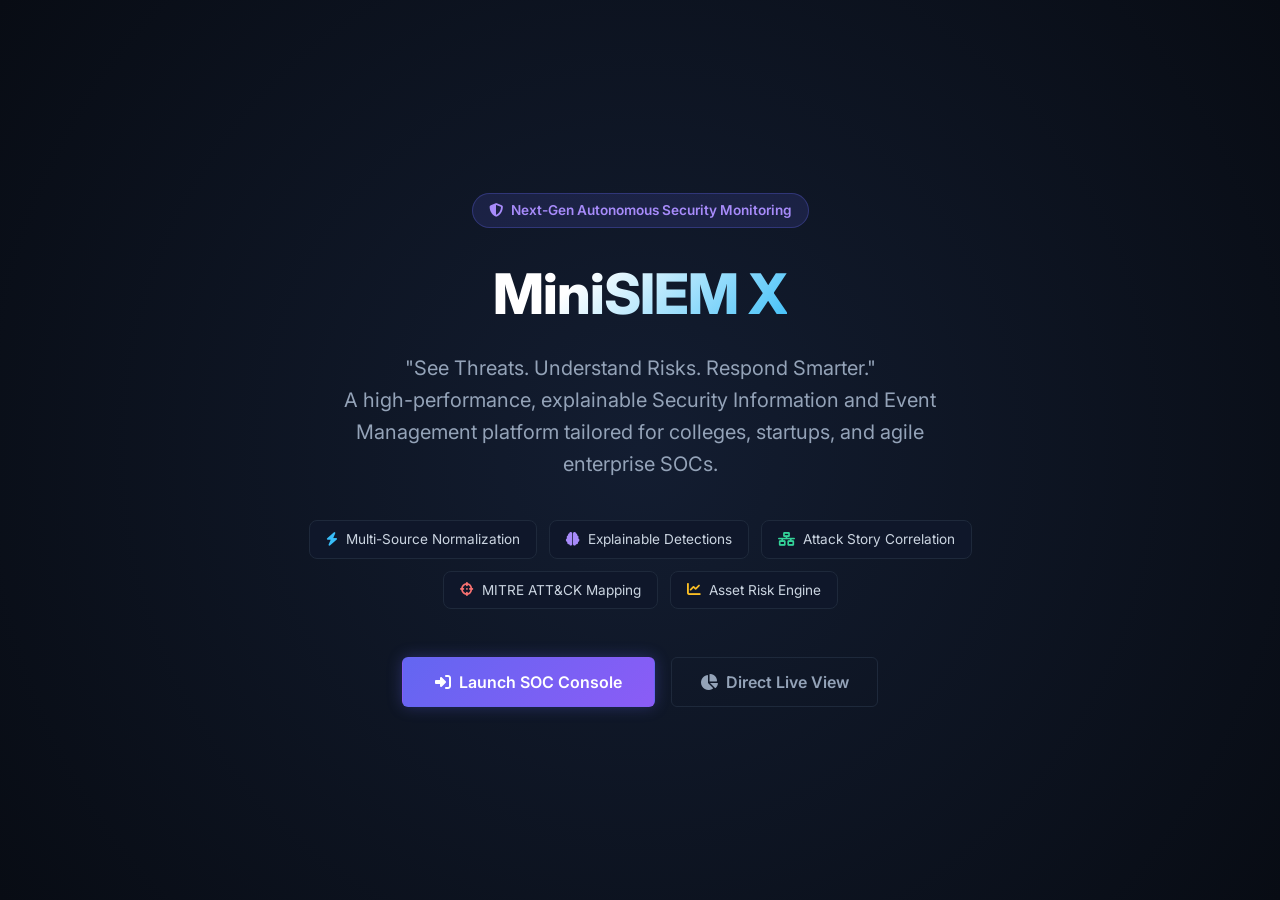
<file: frontend/html/index.html>
<!DOCTYPE html>
<html lang="en">
<head>
  <meta charset="UTF-8">
  <meta name="viewport" content="width=device-width, initial-scale=1.0">
  <title>MiniSIEM X | Intelligent Security Monitoring</title>
  <link rel="stylesheet" href="../css/global.css">
  <link rel="stylesheet" href="https://cdnjs.cloudflare.com/ajax/libs/font-awesome/6.5.1/css/all.min.css">
  <link href="https://fonts.googleapis.com/css2?family=Inter:wght@400;500;600;700&family=JetBrains+Mono:wght@400;600&display=swap" rel="stylesheet">
  <style>
    .hero-container {
      display: flex;
      flex-direction: column;
      align-items: center;
      justify-content: center;
      min-height: 100vh;
      text-align: center;
      padding: 2rem;
      background: radial-gradient(circle at center, #131d31 0%, #080c14 100%);
    }
    .hero-badge {
      display: inline-flex;
      align-items: center;
      gap: 0.5rem;
      background: rgba(99, 102, 241, 0.15);
      border: 1px solid rgba(99, 102, 241, 0.3);
      padding: 0.4rem 1rem;
      border-radius: 9999px;
      color: #a78bfa;
      font-size: 0.85rem;
      font-weight: 600;
      margin-bottom: 1.5rem;
    }
    .hero-title {
      font-size: 3.5rem;
      font-weight: 800;
      letter-spacing: -1px;
      margin-bottom: 1rem;
      background: linear-gradient(135deg, #ffffff 30%, #38bdf8 100%);
      -webkit-background-clip: text;
      -webkit-text-fill-color: transparent;
    }
    .hero-tagline {
      font-size: 1.25rem;
      color: #94a3b8;
      max-width: 650px;
      margin-bottom: 2.5rem;
      line-height: 1.6;
    }
    .feature-pills {
      display: flex;
      flex-wrap: wrap;
      justify-content: center;
      gap: 0.75rem;
      max-width: 750px;
      margin-bottom: 3rem;
    }
    .feature-pill {
      background: #0f172a;
      border: 1px solid #1e293b;
      padding: 0.5rem 1rem;
      border-radius: 8px;
      font-size: 0.85rem;
      color: #cbd5e1;
      display: flex;
      align-items: center;
      gap: 0.5rem;
    }
  </style>
</head>
<body>
  <div class="hero-container">
    <div class="hero-badge">
      <i class="fa-solid fa-shield-halved"></i> Next-Gen Autonomous Security Monitoring
    </div>
    <h1 class="hero-title">MiniSIEM X</h1>
    <p class="hero-tagline">
      "See Threats. Understand Risks. Respond Smarter."<br>
      A high-performance, explainable Security Information and Event Management platform tailored for colleges, startups, and agile enterprise SOCs.
    </p>

    <div class="feature-pills">
      <div class="feature-pill"><i class="fa-solid fa-bolt" style="color:#38bdf8;"></i> Multi-Source Normalization</div>
      <div class="feature-pill"><i class="fa-solid fa-brain" style="color:#a78bfa;"></i> Explainable Detections</div>
      <div class="feature-pill"><i class="fa-solid fa-network-wired" style="color:#34d399;"></i> Attack Story Correlation</div>
      <div class="feature-pill"><i class="fa-solid fa-crosshairs" style="color:#f87171;"></i> MITRE ATT&CK Mapping</div>
      <div class="feature-pill"><i class="fa-solid fa-chart-line" style="color:#fbbf24;"></i> Asset Risk Engine</div>
    </div>

    <div style="display:flex;gap:1rem;">
      <a href="login.html" class="btn btn-primary" style="padding:0.75rem 2rem;font-size:1rem;">
        <i class="fa-solid fa-right-to-bracket"></i> Launch SOC Console
      </a>
      <a href="dashboard.html" class="btn btn-outline" style="padding:0.75rem 1.75rem;font-size:1rem;">
        <i class="fa-solid fa-chart-pie"></i> Direct Live View
      </a>
    </div>
  </div>
</body>
</html>
</file>
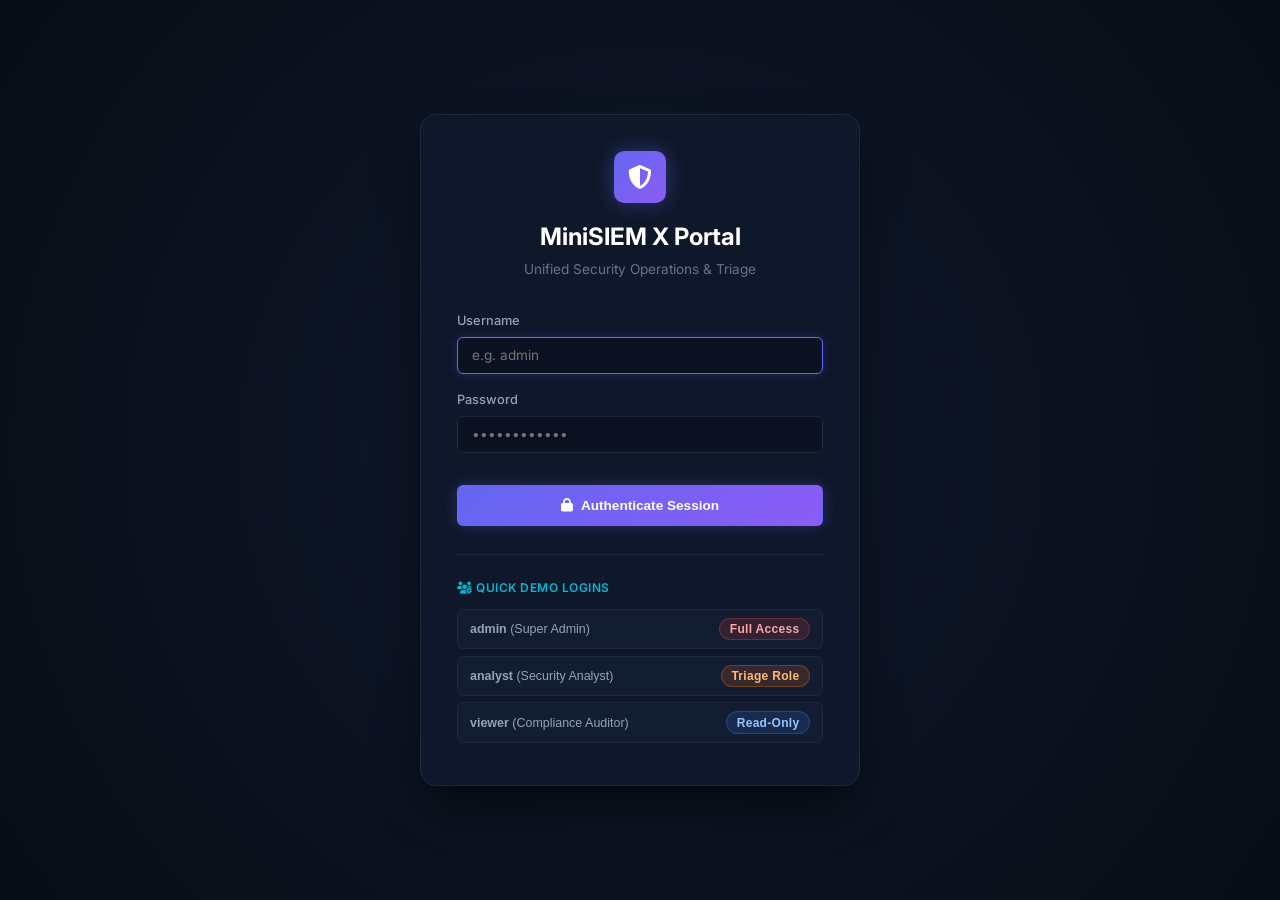
<file: frontend/html/alerts.html>
<!DOCTYPE html>
<html lang="en">
<head>
  <meta charset="UTF-8">
  <meta name="viewport" content="width=device-width, initial-scale=1.0">
  <title>Threat Alerts & Triage | MiniSIEM X</title>
  <link rel="stylesheet" href="../css/global.css">
  <link rel="stylesheet" href="../css/alerts.css">
  <link rel="stylesheet" href="https://cdnjs.cloudflare.com/ajax/libs/font-awesome/6.5.1/css/all.min.css">
  <link href="https://fonts.googleapis.com/css2?family=Inter:wght@400;500;600;700&family=JetBrains+Mono:wght@400;600&display=swap" rel="stylesheet">
</head>
<body>
  <div class="app-layout">
    <!-- Sidebar -->
    <aside class="sidebar">
      <div class="sidebar-header">
        <div class="sidebar-logo-icon"><i class="fa-solid fa-shield-halved"></i></div>
        <div>
          <div class="sidebar-title">MiniSIEM X</div>
          <div class="sidebar-tagline">SOC Intelligence</div>
        </div>
      </div>
      <nav class="sidebar-nav">
        <div class="nav-category">Monitoring</div>
        <a href="dashboard.html" class="nav-link"><i class="fa-solid fa-chart-pie"></i> Overview</a>
        <a href="live-logs.html" class="nav-link"><i class="fa-solid fa-stream"></i> Live Log Monitoring</a>
        <a href="alerts.html" class="nav-link active"><i class="fa-solid fa-triangle-exclamation"></i> Threat Alerts</a>
        <a href="incidents.html" class="nav-link"><i class="fa-solid fa-fire-flame-curved"></i> Incident Management</a>

        <div class="nav-category">Environment</div>
        <a href="sources.html" class="nav-link"><i class="fa-solid fa-server"></i> Log Sources</a>
        <a href="assets.html" class="nav-link"><i class="fa-solid fa-network-wired"></i> Asset Inventory</a>
        <a href="detection-rules.html" class="nav-link"><i class="fa-solid fa-code-branch"></i> Detection Rules</a>
        <a href="threat-intelligence.html" class="nav-link"><i class="fa-solid fa-user-secret"></i> Threat Intelligence</a>

        <div class="nav-category">Analytics & Admin</div>
        <a href="reports.html" class="nav-link"><i class="fa-solid fa-file-shield"></i> Security Reports</a>
        <a href="settings.html" class="nav-link"><i class="fa-solid fa-gear"></i> Settings</a>
      </nav>
      <div class="sidebar-footer">
        <div>Engine v1.0.0-PROD</div>
        <div style="color:var(--severity-success);margin-top:2px;">● Online & Streaming</div>
      </div>
    </aside>

    <div class="main-wrapper">
      <header class="topbar">
        <div class="topbar-left">
          <h1 class="page-title">Threat Alerts & Detection Triage</h1>
        </div>
        <div class="topbar-right">
          <div id="topbar-user-badge" class="badge badge-info">
            <i class="fa-solid fa-user-shield"></i> Analyst
          </div>
          <button class="btn btn-outline" style="padding:0.4rem 0.75rem;" onclick="handleLogout()">
            <i class="fa-solid fa-power-off"></i>
          </button>
        </div>
      </header>

      <main class="content-container">
        <!-- Filter Toolbar -->
        <div class="card" style="margin-bottom:1.25rem;padding:1rem;">
          <div style="display:flex;flex-wrap:wrap;gap:1rem;justify-content:space-between;align-items:center;">
            <div style="display:flex;flex-wrap:wrap;gap:0.75rem;align-items:center;">
              <input type="text" id="alert-search" class="form-input" style="width:240px;" placeholder="Search IP, user, rule...">

              <select id="alert-status-filter" class="form-select" style="width:150px;">
                <option value="">All Statuses</option>
                <option value="OPEN">Open</option>
                <option value="INVESTIGATING">Investigating</option>
                <option value="RESOLVED">Resolved</option>
                <option value="FALSE_POSITIVE">False Positive</option>
              </select>

              <select id="alert-severity-filter" class="form-select" style="width:150px;">
                <option value="">All Severities</option>
                <option value="CRITICAL">Critical</option>
                <option value="HIGH">High</option>
                <option value="MEDIUM">Medium</option>
                <option value="LOW">Low</option>
              </select>
            </div>

            <button class="btn btn-outline" onclick="loadAlerts()">
              <i class="fa-solid fa-rotate"></i> Refresh Alerts
            </button>
          </div>
        </div>

        <!-- Alerts Table -->
        <div class="card" style="padding:0;overflow:hidden;">
          <div class="table-responsive">
            <table class="siem-table">
              <thead>
                <tr>
                  <th>Alert ID</th>
                  <th>Alert Title</th>
                  <th>Origin</th>
                  <th>Severity</th>
                  <th>Status</th>
                  <th>Source IP</th>
                  <th>Target User</th>
                  <th>MITRE ID</th>
                  <th>Action</th>
                </tr>
              </thead>
              <tbody id="alerts-table-body">
                <!-- Dynamically populated -->
              </tbody>
            </table>
          </div>
        </div>
      </main>
    </div>
  </div>

  <!-- Explainable Alert Detail Drawer -->
  <aside id="alert-detail-drawer" class="alert-drawer">
    <div class="drawer-header">
      <div>
        <div id="drawer-alert-id" class="mono" style="font-size:0.75rem;color:var(--accent-cyan);">#ALT-000</div>
        <h2 id="drawer-alert-title" style="font-size:1.1rem;font-weight:700;color:#fff;margin-top:2px;">Alert Title</h2>
      </div>
      <button class="btn btn-outline" style="padding:0.2rem 0.5rem;" onclick="closeAlertDrawer()">&times;</button>
    </div>

    <div class="drawer-body">
      <!-- Quick Status Strip -->
      <div style="display:flex;gap:0.75rem;align-items:center;flex-wrap:wrap;">
        <div id="drawer-alert-origin"></div>
        <div id="drawer-alert-severity"></div>
        <div id="drawer-alert-status"></div>
        <div class="mono" id="drawer-alert-time" style="font-size:0.75rem;color:var(--text-muted);margin-left:auto;"></div>
      </div>

      <!-- Telemetry Context Grid -->
      <div class="drawer-section" style="display:grid;grid-template-columns:1fr 1fr;gap:0.75rem;font-size:0.8rem;">
        <div><strong>Source IP:</strong> <span class="mono" id="drawer-alert-ip" style="color:#38bdf8;"></span></div>
        <div><strong>Target User:</strong> <span id="drawer-alert-user" style="color:#cbd5e1;"></span></div>
        <div><strong>Affected Asset:</strong> <span id="drawer-alert-asset" style="color:#cbd5e1;"></span></div>
        <div><strong>Rule:</strong> <span id="drawer-alert-rule" style="color:#cbd5e1;"></span></div>
      </div>

      <!-- MITRE ATT&CK Mapping Section -->
      <div class="drawer-section">
        <div class="drawer-section-title"><i class="fa-solid fa-crosshairs"></i> MITRE ATT&CK Framework Mapping</div>
        <div style="display:flex;gap:0.75rem;align-items:center;margin-top:0.4rem;">
          <span class="badge badge-primary" id="drawer-mitre-tech">T1110</span>
          <span class="badge badge-info" id="drawer-mitre-tactic">Credential Access</span>
        </div>
      </div>

      <!-- UNIQUE FEATURE 1: EXPLAINABILITY BLOCK -->
      <div class="drawer-section">
        <div class="drawer-section-title"><i class="fa-solid fa-brain" style="color:#a78bfa;"></i> Autonomous Detection Explanation</div>
        <div id="drawer-explanation" style="font-size:0.82rem;line-height:1.6;color:var(--text-primary);">
          <!-- Dynamically populated explainable text -->
        </div>
      </div>

      <!-- Standard Operating Procedure Steps -->
      <div class="drawer-section">
        <div class="drawer-section-title"><i class="fa-solid fa-list-check" style="color:#34d399;"></i> Recommended SOC Investigation Plan</div>
        <div id="drawer-sop" style="font-size:0.82rem;line-height:1.6;color:var(--text-secondary);">
          <!-- Dynamically populated investigation steps -->
        </div>
      </div>

      <!-- Evidence JSON Box -->
      <div class="drawer-section">
        <div class="drawer-section-title"><i class="fa-solid fa-database"></i> Verified Telemetry Evidence</div>
        <pre id="drawer-evidence" class="evidence-box"></pre>
      </div>

      <!-- Status Update Form -->
      <div class="drawer-section">
        <div class="drawer-section-title"><i class="fa-solid fa-pen-to-square"></i> Analyst Triage Actions</div>
        <input type="hidden" id="drawer-update-alert-id">
        <div class="form-group" style="margin-top:0.5rem;">
          <label class="form-label">Update Status</label>
          <select id="drawer-status-select" class="form-select">
            <option value="OPEN">Open (Requires Triage)</option>
            <option value="INVESTIGATING">Investigating (Work in Progress)</option>
            <option value="RESOLVED">Resolved (Remediated)</option>
            <option value="FALSE_POSITIVE">False Positive (Suppressed)</option>
          </select>
        </div>
        <div class="form-group">
          <label class="form-label">Analyst Remediation Notes</label>
          <textarea id="drawer-notes-input" class="form-textarea" rows="2" placeholder="Record investigation findings or ticket IDs..."></textarea>
        </div>
        <div style="display:flex;gap:0.5rem;">
          <button class="btn btn-primary" style="flex:1;justify-content:center;" onclick="submitAlertStatusUpdate()">
            <i class="fa-solid fa-check"></i> Save Alert State
          </button>
          <button class="btn btn-outline" style="justify-content:center;" onclick="escalateAlertToIncident()">
            <i class="fa-solid fa-fire-flame-curved" style="color:#f97316;"></i> Create Incident
          </button>
        </div>
      </div>
    </div>
  </aside>

  <script src="../js/config.js"></script>
  <script src="../js/api.js"></script>
  <script src="../js/auth.js"></script>
  <script src="../js/alerts.js"></script>
</body>
</html>
</file>
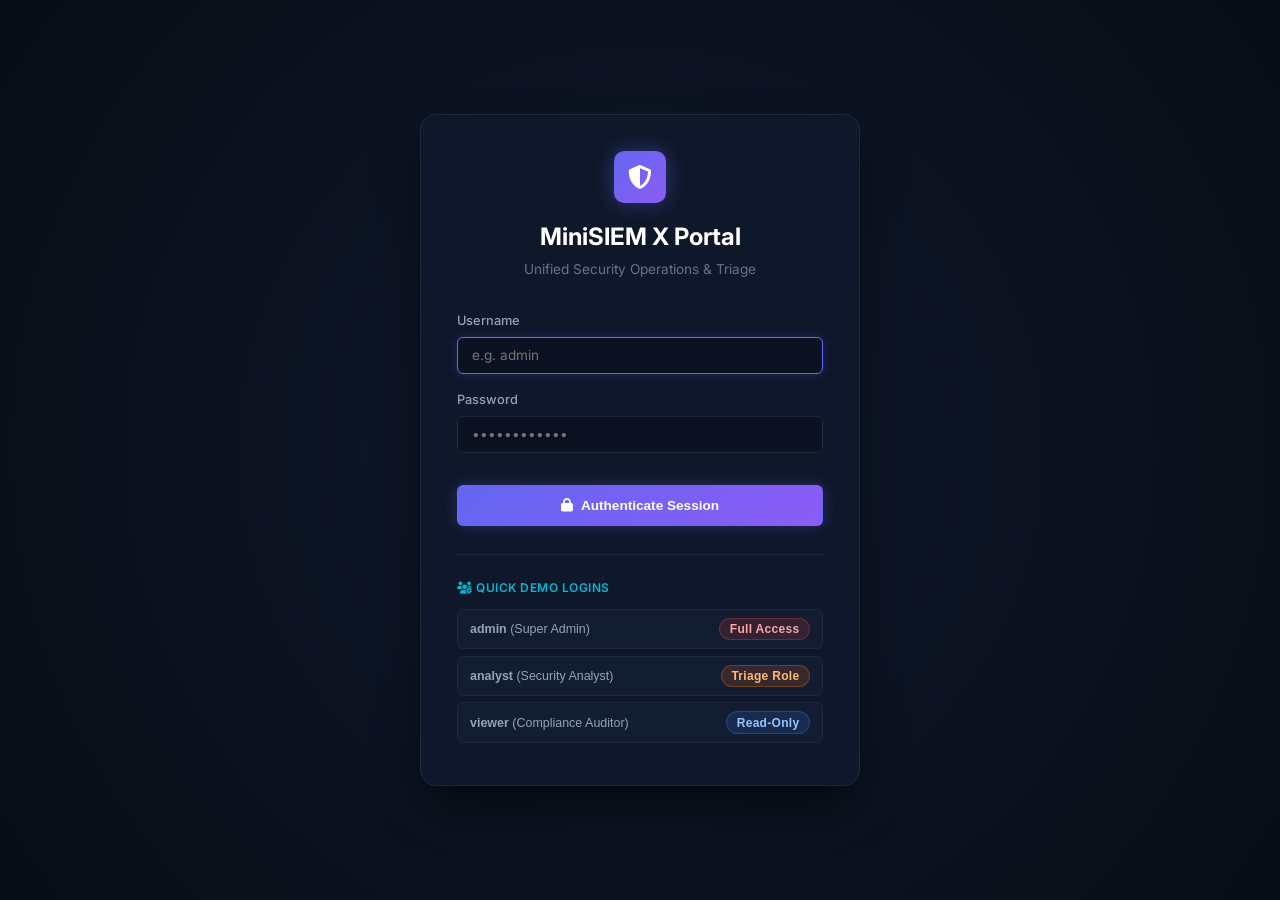
<file: frontend/html/assets.html>
<!DOCTYPE html>
<html lang="en">
<head>
  <meta charset="UTF-8">
  <meta name="viewport" content="width=device-width, initial-scale=1.0">
  <title>Asset Inventory & Risk Posture | MiniSIEM X</title>
  <link rel="stylesheet" href="../css/global.css">
  <link rel="stylesheet" href="https://cdnjs.cloudflare.com/ajax/libs/font-awesome/6.5.1/css/all.min.css">
  <link href="https://fonts.googleapis.com/css2?family=Inter:wght@400;500;600;700&family=JetBrains+Mono:wght@400;600&display=swap" rel="stylesheet">
</head>
<body>
  <div class="app-layout">
    <!-- Sidebar -->
    <aside class="sidebar">
      <div class="sidebar-header">
        <div class="sidebar-logo-icon"><i class="fa-solid fa-shield-halved"></i></div>
        <div>
          <div class="sidebar-title">MiniSIEM X</div>
          <div class="sidebar-tagline">SOC Intelligence</div>
        </div>
      </div>
      <nav class="sidebar-nav">
        <div class="nav-category">Monitoring</div>
        <a href="dashboard.html" class="nav-link"><i class="fa-solid fa-chart-pie"></i> Overview</a>
        <a href="live-logs.html" class="nav-link"><i class="fa-solid fa-stream"></i> Live Log Monitoring</a>
        <a href="alerts.html" class="nav-link"><i class="fa-solid fa-triangle-exclamation"></i> Threat Alerts</a>
        <a href="incidents.html" class="nav-link"><i class="fa-solid fa-fire-flame-curved"></i> Incident Management</a>

        <div class="nav-category">Environment</div>
        <a href="sources.html" class="nav-link"><i class="fa-solid fa-server"></i> Log Sources</a>
        <a href="assets.html" class="nav-link active"><i class="fa-solid fa-network-wired"></i> Asset Inventory</a>
        <a href="detection-rules.html" class="nav-link"><i class="fa-solid fa-code-branch"></i> Detection Rules</a>
        <a href="threat-intelligence.html" class="nav-link"><i class="fa-solid fa-user-secret"></i> Threat Intelligence</a>

        <div class="nav-category">Analytics & Admin</div>
        <a href="reports.html" class="nav-link"><i class="fa-solid fa-file-shield"></i> Security Reports</a>
        <a href="settings.html" class="nav-link"><i class="fa-solid fa-gear"></i> Settings</a>
      </nav>
      <div class="sidebar-footer">
        <div>Engine v1.0.0-PROD</div>
        <div style="color:var(--severity-success);margin-top:2px;">● Online & Streaming</div>
      </div>
    </aside>

    <div class="main-wrapper">
      <header class="topbar">
        <div class="topbar-left">
          <h1 class="page-title">Corporate Asset Inventory & Risk Posture</h1>
        </div>
        <div class="topbar-right">
          <div id="topbar-user-badge" class="badge badge-info">
            <i class="fa-solid fa-user-shield"></i> Analyst
          </div>
          <button class="btn btn-outline" style="padding:0.4rem 0.75rem;" onclick="handleLogout()">
            <i class="fa-solid fa-power-off"></i>
          </button>
        </div>
      </header>

      <main class="content-container">
        <!-- Asset Inventory Header Card -->
        <div class="card" style="margin-bottom:1.5rem;">
          <div class="card-header">
            <span class="card-title"><i class="fa-solid fa-shield-halved" style="color:#06b6d4;"></i> Explainable Risk Scoring Engine</span>
            <span class="badge badge-info">Mathematical Risk Model v1.0</span>
          </div>
          <p style="font-size:0.85rem;color:var(--text-secondary);line-height:1.5;">
            MiniSIEM X calculates asset risk dynamically based on: <strong>Baseline Asset Criticality</strong> + <strong>Accumulated Threat Alerts</strong> (weighted by severity) + <strong>Active Open Incident Multipliers</strong>. Click "Explain Risk" on any asset to view the transparent formula breakdown.
          </p>
        </div>

        <!-- Asset Table -->
        <div class="card" style="padding:0;overflow:hidden;">
          <div class="table-responsive">
            <table class="siem-table">
              <thead>
                <tr>
                  <th>Asset Name</th>
                  <th>Hostname</th>
                  <th>IP Address</th>
                  <th>Type</th>
                  <th>Criticality</th>
                  <th>Risk Score</th>
                  <th>Alerts</th>
                  <th>Action</th>
                </tr>
              </thead>
              <tbody id="assets-table-body">
                <!-- Dynamically populated -->
              </tbody>
            </table>
          </div>
        </div>
      </main>
    </div>
  </div>

  <!-- Explainable Asset Risk Modal -->
  <div id="asset-risk-modal" class="modal-overlay">
    <div class="modal-container">
      <div class="modal-header">
        <div>
          <span style="font-size:0.75rem;color:var(--accent-cyan);text-transform:uppercase;font-weight:600;">Mathematical Breakdown</span>
          <h3 id="risk-modal-asset-name" style="font-size:1.15rem;font-weight:700;color:#fff;">Asset Name</h3>
        </div>
        <button class="btn btn-outline" style="padding:0.2rem 0.5rem;" onclick="closeAssetRiskModal()">&times;</button>
      </div>
      <div class="modal-body">
        <div style="display:flex;align-items:center;justify-content:space-between;background:var(--bg-card);padding:1rem;border-radius:var(--radius-sm);border:1px solid var(--border-color);margin-bottom:1.25rem;">
          <span style="font-weight:600;font-size:0.95rem;">Current Risk Score:</span>
          <span id="risk-modal-score" style="font-size:1.25rem;font-weight:800;color:#ef4444;">85.0 / 100</span>
        </div>

        <input type="hidden" id="risk-modal-asset-id">
        <div id="risk-modal-factors">
          <!-- Dynamically populated breakdown -->
        </div>
      </div>
      <div class="modal-footer" style="justify-content:space-between;">
        <button class="btn btn-outline" onclick="triggerRecalculateRisk()">
          <i class="fa-solid fa-arrows-rotate"></i> Force Recalculate
        </button>
        <button class="btn btn-primary" onclick="closeAssetRiskModal()">Done</button>
      </div>
    </div>
  </div>

  <script src="../js/config.js"></script>
  <script src="../js/api.js"></script>
  <script src="../js/auth.js"></script>
  <script src="../js/assets.js"></script>
</body>
</html>
</file>
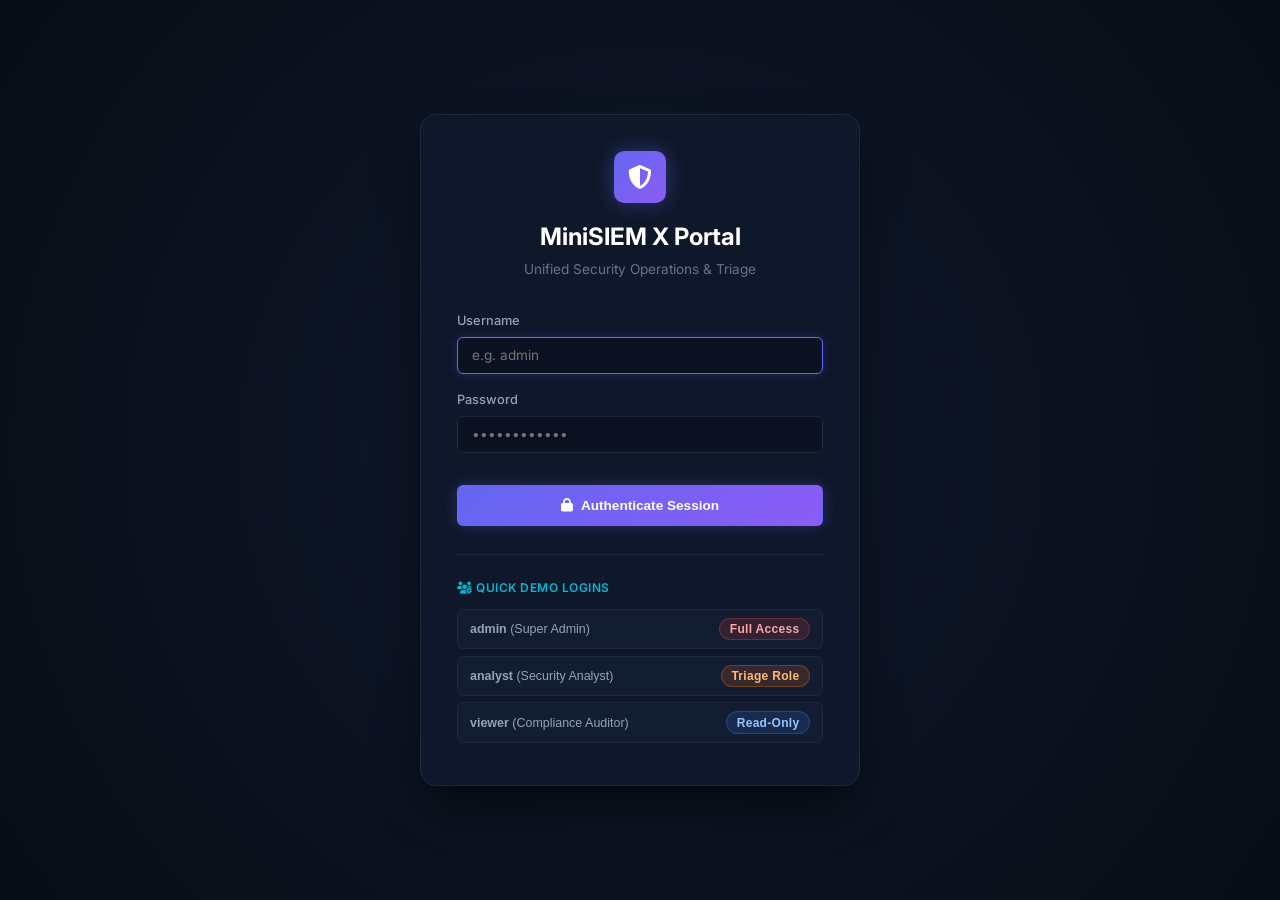
<file: frontend/html/detection-rules.html>
<!DOCTYPE html>
<html lang="en">
<head>
  <meta charset="UTF-8">
  <meta name="viewport" content="width=device-width, initial-scale=1.0">
  <title>Detection Rules & MITRE Mapping | MiniSIEM X</title>
  <link rel="stylesheet" href="../css/global.css">
  <link rel="stylesheet" href="https://cdnjs.cloudflare.com/ajax/libs/font-awesome/6.5.1/css/all.min.css">
  <link href="https://fonts.googleapis.com/css2?family=Inter:wght@400;500;600;700&family=JetBrains+Mono:wght@400;600&display=swap" rel="stylesheet">
</head>
<body>
  <div class="app-layout">
    <!-- Sidebar -->
    <aside class="sidebar">
      <div class="sidebar-header">
        <div class="sidebar-logo-icon"><i class="fa-solid fa-shield-halved"></i></div>
        <div>
          <div class="sidebar-title">MiniSIEM X</div>
          <div class="sidebar-tagline">SOC Intelligence</div>
        </div>
      </div>
      <nav class="sidebar-nav">
        <div class="nav-category">Monitoring</div>
        <a href="dashboard.html" class="nav-link"><i class="fa-solid fa-chart-pie"></i> Overview</a>
        <a href="live-logs.html" class="nav-link"><i class="fa-solid fa-stream"></i> Live Log Monitoring</a>
        <a href="alerts.html" class="nav-link"><i class="fa-solid fa-triangle-exclamation"></i> Threat Alerts</a>
        <a href="incidents.html" class="nav-link"><i class="fa-solid fa-fire-flame-curved"></i> Incident Management</a>

        <div class="nav-category">Environment</div>
        <a href="sources.html" class="nav-link"><i class="fa-solid fa-server"></i> Log Sources</a>
        <a href="assets.html" class="nav-link"><i class="fa-solid fa-network-wired"></i> Asset Inventory</a>
        <a href="detection-rules.html" class="nav-link active"><i class="fa-solid fa-code-branch"></i> Detection Rules</a>
        <a href="threat-intelligence.html" class="nav-link"><i class="fa-solid fa-user-secret"></i> Threat Intelligence</a>

        <div class="nav-category">Analytics & Admin</div>
        <a href="reports.html" class="nav-link"><i class="fa-solid fa-file-shield"></i> Security Reports</a>
        <a href="settings.html" class="nav-link"><i class="fa-solid fa-gear"></i> Settings</a>
      </nav>
      <div class="sidebar-footer">
        <div>Engine v1.0.0-PROD</div>
        <div style="color:var(--severity-success);margin-top:2px;">● Online & Streaming</div>
      </div>
    </aside>

    <div class="main-wrapper">
      <header class="topbar">
        <div class="topbar-left">
          <h1 class="page-title">Threat Detection Rules & MITRE ATT&CK Catalog</h1>
        </div>
        <div class="topbar-right">
          <div id="topbar-user-badge" class="badge badge-info">
            <i class="fa-solid fa-user-shield"></i> Analyst
          </div>
          <button class="btn btn-outline" style="padding:0.4rem 0.75rem;" onclick="handleLogout()">
            <i class="fa-solid fa-power-off"></i>
          </button>
        </div>
      </header>

      <main class="content-container">
        <!-- Overview Banner -->
        <div class="card" style="margin-bottom:1.5rem;">
          <div class="card-header">
            <span class="card-title"><i class="fa-solid fa-crosshairs" style="color:#a78bfa;"></i> Modular Rule-Based Threat Engine</span>
            <span class="badge badge-primary">Official MITRE ATT&CK Alignment</span>
          </div>
          <p style="font-size:0.85rem;color:var(--text-secondary);line-height:1.5;">
            MiniSIEM X features independent, modular detection rules executing across sliding time windows. Each rule provides verifiable evidence, MITRE technique tagging, and customizable thresholds without requiring blind external AI dependencies.
          </p>
        </div>

        <!-- Rules Grid -->
        <div id="rules-grid" style="display:grid;grid-template-columns:repeat(auto-fit, minmax(340px, 1fr));gap:1.25rem;">
          <!-- Dynamically populated -->
        </div>
      </main>
    </div>
  </div>

  <script src="../js/config.js"></script>
  <script src="../js/api.js"></script>
  <script src="../js/auth.js"></script>
  <script src="../js/rules.js"></script>
</body>
</html>
</file>
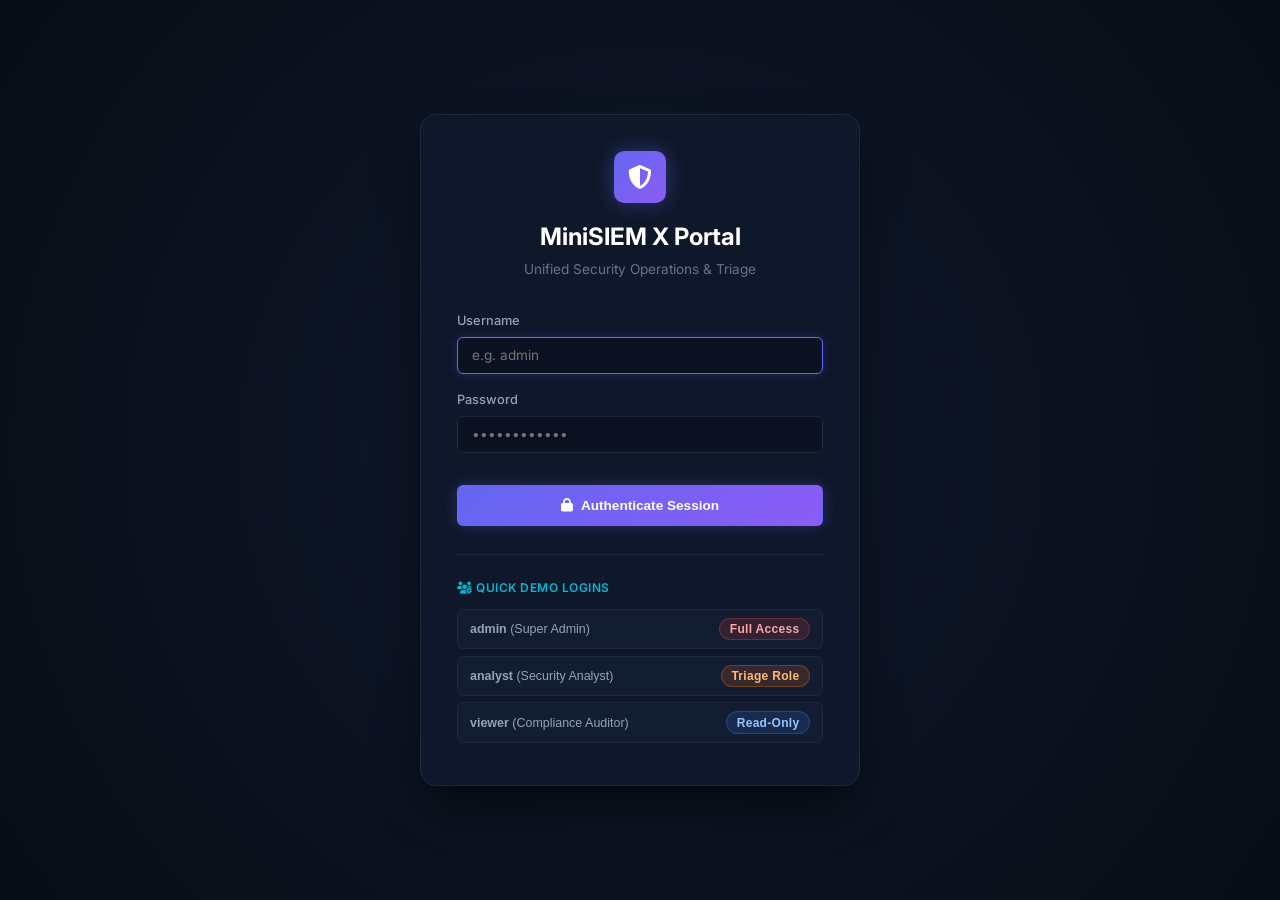
<file: frontend/html/incidents.html>
<!DOCTYPE html>
<html lang="en">
<head>
  <meta charset="UTF-8">
  <meta name="viewport" content="width=device-width, initial-scale=1.0">
  <title>Incident Management | MiniSIEM X</title>
  <link rel="stylesheet" href="../css/global.css">
  <link rel="stylesheet" href="../css/incidents.css">
  <link rel="stylesheet" href="https://cdnjs.cloudflare.com/ajax/libs/font-awesome/6.5.1/css/all.min.css">
  <link href="https://fonts.googleapis.com/css2?family=Inter:wght@400;500;600;700&family=JetBrains+Mono:wght@400;600&display=swap" rel="stylesheet">
</head>
<body>
  <div class="app-layout">
    <!-- Sidebar -->
    <aside class="sidebar">
      <div class="sidebar-header">
        <div class="sidebar-logo-icon"><i class="fa-solid fa-shield-halved"></i></div>
        <div>
          <div class="sidebar-title">MiniSIEM X</div>
          <div class="sidebar-tagline">SOC Intelligence</div>
        </div>
      </div>
      <nav class="sidebar-nav">
        <div class="nav-category">Monitoring</div>
        <a href="dashboard.html" class="nav-link"><i class="fa-solid fa-chart-pie"></i> Overview</a>
        <a href="live-logs.html" class="nav-link"><i class="fa-solid fa-stream"></i> Live Log Monitoring</a>
        <a href="alerts.html" class="nav-link"><i class="fa-solid fa-triangle-exclamation"></i> Threat Alerts</a>
        <a href="incidents.html" class="nav-link active"><i class="fa-solid fa-fire-flame-curved"></i> Incident Management</a>

        <div class="nav-category">Environment</div>
        <a href="sources.html" class="nav-link"><i class="fa-solid fa-server"></i> Log Sources</a>
        <a href="assets.html" class="nav-link"><i class="fa-solid fa-network-wired"></i> Asset Inventory</a>
        <a href="detection-rules.html" class="nav-link"><i class="fa-solid fa-code-branch"></i> Detection Rules</a>
        <a href="threat-intelligence.html" class="nav-link"><i class="fa-solid fa-user-secret"></i> Threat Intelligence</a>

        <div class="nav-category">Analytics & Admin</div>
        <a href="reports.html" class="nav-link"><i class="fa-solid fa-file-shield"></i> Security Reports</a>
        <a href="settings.html" class="nav-link"><i class="fa-solid fa-gear"></i> Settings</a>
      </nav>
      <div class="sidebar-footer">
        <div>Engine v1.0.0-PROD</div>
        <div style="color:var(--severity-success);margin-top:2px;">● Online & Streaming</div>
      </div>
    </aside>

    <div class="main-wrapper">
      <header class="topbar">
        <div class="topbar-left">
          <h1 class="page-title">Correlated Security Incident Management</h1>
        </div>
        <div class="topbar-right">
          <div id="topbar-user-badge" class="badge badge-info">
            <i class="fa-solid fa-user-shield"></i> Analyst
          </div>
          <button class="btn btn-outline" style="padding:0.4rem 0.75rem;" onclick="handleLogout()">
            <i class="fa-solid fa-power-off"></i>
          </button>
        </div>
      </header>

      <main class="content-container">
        <!-- Incident Filter Bar -->
        <div class="card" style="margin-bottom:1.5rem;padding:1rem;">
          <div style="display:flex;flex-wrap:wrap;gap:1rem;justify-content:space-between;align-items:center;">
            <div style="display:flex;flex-wrap:wrap;gap:0.75rem;align-items:center;">
              <input type="text" id="incident-search" class="form-input" style="width:240px;" placeholder="Search incident #, title...">

              <select id="incident-status-filter" class="form-select" style="width:160px;">
                <option value="">All Statuses</option>
                <option value="OPEN">Open</option>
                <option value="INVESTIGATING">Investigating</option>
                <option value="RESOLVED">Resolved</option>
                <option value="FALSE_POSITIVE">False Positive</option>
              </select>

              <select id="incident-severity-filter" class="form-select" style="width:160px;">
                <option value="">All Severities</option>
                <option value="CRITICAL">Critical</option>
                <option value="HIGH">High</option>
                <option value="MEDIUM">Medium</option>
              </select>
            </div>

            <button class="btn btn-outline" onclick="loadIncidents()">
              <i class="fa-solid fa-rotate"></i> Refresh Incidents
            </button>
          </div>
        </div>

        <!-- Incidents Grid -->
        <div id="incidents-grid" class="incident-grid">
          <!-- Dynamically populated -->
        </div>
      </main>
    </div>
  </div>

  <!-- Attack Story Incident Timeline Modal -->
  <div id="incident-story-modal" class="modal-overlay">
    <div class="modal-container" style="max-width:750px;">
      <div class="modal-header">
        <div>
          <span id="story-modal-num" class="mono" style="font-size:0.8rem;color:var(--accent-cyan);">INC-2026-0000</span>
          <h3 id="story-modal-title" style="font-size:1.15rem;font-weight:700;color:#fff;">Incident Title</h3>
        </div>
        <button class="btn btn-outline" style="padding:0.2rem 0.5rem;" onclick="closeIncidentStoryModal()">&times;</button>
      </div>

      <div class="modal-body">
        <div style="display:flex;gap:0.75rem;align-items:center;margin-bottom:1rem;">
          <div id="story-modal-severity"></div>
          <div id="story-modal-status"></div>
          <div style="font-size:0.8rem;color:var(--text-muted);margin-left:auto;">
            Assigned: <strong id="story-modal-analyst" style="color:#fff;">Analyst</strong>
          </div>
        </div>

        <!-- UNIQUE FEATURE 2: ATTACK STORY NARRATIVE -->
        <div style="background-color:var(--bg-card);border:1px solid var(--border-color);border-radius:var(--radius-sm);padding:1rem;margin-bottom:1.5rem;">
          <div style="font-size:0.78rem;font-weight:700;color:var(--accent-cyan);text-transform:uppercase;margin-bottom:0.4rem;">
            <i class="fa-solid fa-route"></i> Attack Narrative & Root Cause
          </div>
          <p id="story-modal-narrative" style="font-size:0.85rem;line-height:1.6;color:var(--text-primary);"></p>
        </div>

        <!-- Chronological Timeline -->
        <div style="font-size:0.85rem;font-weight:700;color:#fff;margin-bottom:0.75rem;">
          <i class="fa-solid fa-timeline"></i> Chronological Attack Story Timeline
        </div>
        <div id="story-timeline-container" class="attack-story-timeline">
          <!-- Dynamically populated steps -->
        </div>

        <!-- Update Incident Form -->
        <div style="background-color:var(--bg-card);border:1px solid var(--border-color);border-radius:var(--radius-sm);padding:1.25rem;margin-top:1.5rem;">
          <div style="font-size:0.85rem;font-weight:700;color:#fff;margin-bottom:0.75rem;">Incident Triage Actions</div>
          <input type="hidden" id="incident-update-id">
          
          <div style="display:grid;grid-template-columns:1fr 1fr;gap:1rem;margin-bottom:1rem;">
            <div class="form-group">
              <label class="form-label">Status</label>
              <select id="incident-status-update" class="form-select">
                <option value="OPEN">Open (Requires Action)</option>
                <option value="INVESTIGATING">Investigating</option>
                <option value="RESOLVED">Resolved (Remediated)</option>
                <option value="FALSE_POSITIVE">False Positive</option>
              </select>
            </div>
            <div class="form-group">
              <label class="form-label">Assign Analyst</label>
              <input type="text" id="incident-analyst-update" class="form-input" placeholder="e.g. Tier-2 Analyst">
            </div>
          </div>

          <div class="form-group">
            <label class="form-label">Investigation Notes</label>
            <textarea id="incident-notes-update" class="form-textarea" rows="2" placeholder="Record containment actions or forensics notes..."></textarea>
          </div>

          <button class="btn btn-primary" style="width:100%;justify-content:center;" onclick="submitIncidentUpdate()">
            <i class="fa-solid fa-floppy-disk"></i> Save Incident Changes
          </button>
        </div>
      </div>
      <div class="modal-footer">
        <button class="btn btn-outline" onclick="closeIncidentStoryModal()">Close</button>
      </div>
    </div>
  </div>

  <script src="../js/config.js"></script>
  <script src="../js/api.js"></script>
  <script src="../js/auth.js"></script>
  <script src="../js/incidents.js"></script>
</body>
</html>
</file>
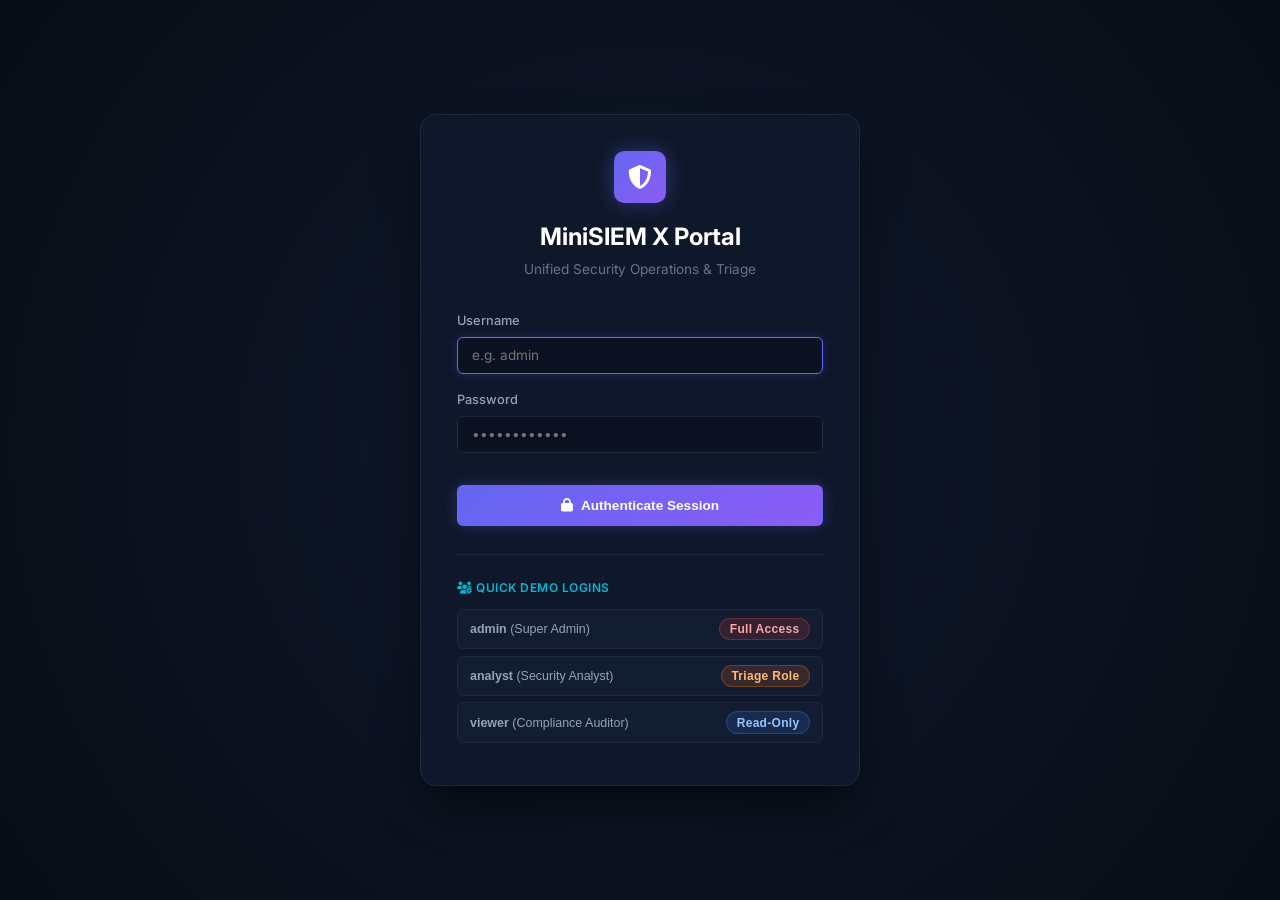
<file: frontend/html/live-logs.html>
<!DOCTYPE html>
<html lang="en">
<head>
  <meta charset="UTF-8">
  <meta name="viewport" content="width=device-width, initial-scale=1.0">
  <title>Live Log Monitoring | MiniSIEM X</title>
  <link rel="stylesheet" href="../css/global.css">
  <link rel="stylesheet" href="../css/logs.css">
  <link rel="stylesheet" href="https://cdnjs.cloudflare.com/ajax/libs/font-awesome/6.5.1/css/all.min.css">
  <link href="https://fonts.googleapis.com/css2?family=Inter:wght@400;500;600;700&family=JetBrains+Mono:wght@400;600&display=swap" rel="stylesheet">
</head>
<body>
  <div class="app-layout">
    <!-- Sidebar -->
    <aside class="sidebar">
      <div class="sidebar-header">
        <div class="sidebar-logo-icon"><i class="fa-solid fa-shield-halved"></i></div>
        <div>
          <div class="sidebar-title">MiniSIEM X</div>
          <div class="sidebar-tagline">SOC Intelligence</div>
        </div>
      </div>
      <nav class="sidebar-nav">
        <div class="nav-category">Monitoring</div>
        <a href="dashboard.html" class="nav-link"><i class="fa-solid fa-chart-pie"></i> Overview</a>
        <a href="live-logs.html" class="nav-link active"><i class="fa-solid fa-stream"></i> Live Log Monitoring</a>
        <a href="alerts.html" class="nav-link"><i class="fa-solid fa-triangle-exclamation"></i> Threat Alerts</a>
        <a href="incidents.html" class="nav-link"><i class="fa-solid fa-fire-flame-curved"></i> Incident Management</a>

        <div class="nav-category">Environment</div>
        <a href="sources.html" class="nav-link"><i class="fa-solid fa-server"></i> Log Sources</a>
        <a href="assets.html" class="nav-link"><i class="fa-solid fa-network-wired"></i> Asset Inventory</a>
        <a href="detection-rules.html" class="nav-link"><i class="fa-solid fa-code-branch"></i> Detection Rules</a>
        <a href="threat-intelligence.html" class="nav-link"><i class="fa-solid fa-user-secret"></i> Threat Intelligence</a>

        <div class="nav-category">Analytics & Admin</div>
        <a href="reports.html" class="nav-link"><i class="fa-solid fa-file-shield"></i> Security Reports</a>
        <a href="settings.html" class="nav-link"><i class="fa-solid fa-gear"></i> Settings</a>
      </nav>
      <div class="sidebar-footer">
        <div>Engine v1.0.0-PROD</div>
        <div style="color:var(--severity-success);margin-top:2px;">● Online & Streaming</div>
      </div>
    </aside>

    <!-- Main Wrapper -->
    <div class="main-wrapper">
      <header class="topbar">
        <div class="topbar-left">
          <h1 class="page-title">Live Telemetry & Log Ingestion</h1>
        </div>
        <div class="topbar-right">
          <button class="btn btn-outline" onclick="openManualIngestModal()">
            <i class="fa-solid fa-plus"></i> Ingest Manual Event
          </button>
          <button class="btn btn-primary" onclick="openUploadModal()">
            <i class="fa-solid fa-cloud-arrow-up"></i> Upload Log File
          </button>
          <div id="topbar-user-badge" class="badge badge-info">
            <i class="fa-solid fa-user-shield"></i> Analyst
          </div>
          <button class="btn btn-outline" style="padding:0.4rem 0.75rem;" onclick="handleLogout()">
            <i class="fa-solid fa-power-off"></i>
          </button>
        </div>
      </header>

      <main class="content-container">
        <!-- Logs Filtering Toolbar -->
        <div class="logs-toolbar">
          <div class="filter-group">
            <div class="search-box">
              <i class="fa-solid fa-magnifying-glass"></i>
              <input type="text" id="log-search" class="form-input" placeholder="Search IP, username, raw text...">
            </div>

            <select id="log-source-filter" class="form-select" style="width:140px;">
              <option value="">All Sources</option>
              <option value="linux">Linux</option>
              <option value="windows">Windows</option>
              <option value="web">Web</option>
              <option value="simulated">Simulated</option>
            </select>

            <select id="log-severity-filter" class="form-select" style="width:140px;">
              <option value="">All Severities</option>
              <option value="CRITICAL">Critical</option>
              <option value="HIGH">High</option>
              <option value="MEDIUM">Medium</option>
              <option value="LOW">Low</option>
              <option value="INFO">Info</option>
            </select>

            <select id="log-origin-filter" class="form-select" style="width:155px;">
              <option value="">Real + Simulated</option>
              <option value="false">Real Telemetry Only</option>
              <option value="true">Simulated Only</option>
            </select>
          </div>

          <div style="display:flex;align-items:center;gap:0.75rem;">
            <button id="logs-autorefresh-btn" class="btn btn-outline" onclick="toggleLogsAutoRefresh()">
              <span class="status-dot status-connected"></span> Auto-Refresh: ON
            </button>
            <button class="btn btn-outline" onclick="loadLogs()">
              <i class="fa-solid fa-rotate"></i> Refresh Feed
            </button>
          </div>
        </div>

        <!-- Log Events Table -->
        <div class="card" style="padding:0;overflow:hidden;">
          <div class="table-responsive">
            <table class="siem-table">
              <thead>
                <tr>
                  <th>Timestamp</th>
                  <th>Source</th>
                  <th>Origin</th>
                  <th>Event Type</th>
                  <th>User</th>
                  <th>Source IP</th>
                  <th>Severity</th>
                  <th>Inspect</th>
                </tr>
              </thead>
              <tbody id="logs-table-body">
                <!-- Dynamically populated -->
              </tbody>
            </table>
          </div>
        </div>
      </main>
    </div>
  </div>

  <!-- Raw Log Modal -->
  <div id="raw-log-modal" class="modal-overlay">
    <div class="modal-container">
      <div class="modal-header">
        <h3 id="raw-modal-title" style="font-size:1.1rem;font-weight:700;color:#fff;">Raw Event Details</h3>
        <button class="btn btn-outline" style="padding:0.2rem 0.5rem;" onclick="closeRawLogModal()">&times;</button>
      </div>
      <div class="modal-body">
        <div style="font-size:0.8rem;color:var(--accent-cyan);margin-bottom:0.4rem;font-weight:600;">VERBATIM RAW EVENT:</div>
        <div id="raw-modal-content" class="raw-log-viewer"></div>

        <div style="font-size:0.8rem;color:var(--accent-cyan);margin:1rem 0 0.4rem 0;font-weight:600;">METADATA & CONTEXT:</div>
        <div id="raw-modal-meta" class="raw-log-viewer" style="max-height:150px;color:#cbd5e1;"></div>
      </div>
      <div class="modal-footer">
        <button class="btn btn-outline" onclick="closeRawLogModal()">Close</button>
      </div>
    </div>
  </div>

  <!-- Manual Ingest Modal -->
  <div id="manual-ingest-modal" class="modal-overlay">
    <div class="modal-container">
      <div class="modal-header">
        <h3 style="font-size:1.1rem;font-weight:700;color:#fff;">Ingest Single Security Telemetry Event</h3>
        <button class="btn btn-outline" style="padding:0.2rem 0.5rem;" onclick="closeManualIngestModal()">&times;</button>
      </div>
      <form id="manual-log-form" onsubmit="submitManualLog(event)">
        <div class="modal-body">
          <div style="display:grid;grid-template-columns:1fr 1fr;gap:1rem;">
            <div class="form-group">
              <label class="form-label">Source System</label>
              <select name="source" class="form-select" required>
                <option value="linux">Linux Server</option>
                <option value="windows">Windows Host</option>
                <option value="web">Web Application</option>
                <option value="custom">Custom API</option>
              </select>
            </div>
            <div class="form-group">
              <label class="form-label">Event Type</label>
              <input type="text" name="event_type" class="form-input" placeholder="e.g. auth_failure, sudo" required>
            </div>
          </div>

          <div style="display:grid;grid-template-columns:1fr 1fr;gap:1rem;">
            <div class="form-group">
              <label class="form-label">Username</label>
              <input type="text" name="username" class="form-input" placeholder="e.g. admin">
            </div>
            <div class="form-group">
              <label class="form-label">Source IP Address</label>
              <input type="text" name="source_ip" class="form-input" placeholder="e.g. 198.51.100.24">
            </div>
          </div>

          <div style="display:grid;grid-template-columns:1fr 1fr 1fr;gap:1rem;">
            <div class="form-group">
              <label class="form-label">Destination IP</label>
              <input type="text" name="destination_ip" class="form-input" placeholder="e.g. 10.0.0.1">
            </div>
            <div class="form-group">
              <label class="form-label">Destination Port</label>
              <input type="number" name="destination_port" class="form-input" placeholder="e.g. 22">
            </div>
            <div class="form-group">
              <label class="form-label">Severity</label>
              <select name="severity" class="form-select">
                <option value="INFO">Info</option>
                <option value="LOW">Low</option>
                <option value="MEDIUM">Medium</option>
                <option value="HIGH">High</option>
                <option value="CRITICAL">Critical</option>
              </select>
            </div>
          </div>

          <div class="form-group">
            <label class="form-label">Raw Event Log String</label>
            <textarea name="raw_event" class="form-textarea" rows="3" placeholder="sshd[1024]: Failed password for admin from 198.51.100.24..."></textarea>
          </div>
        </div>
        <div class="modal-footer">
          <button type="button" class="btn btn-outline" onclick="closeManualIngestModal()">Cancel</button>
          <button type="submit" class="btn btn-primary"><i class="fa-solid fa-paper-plane"></i> Ingest & Detect</button>
        </div>
      </form>
    </div>
  </div>

  <!-- Upload Log Modal -->
  <div id="upload-log-modal" class="modal-overlay">
    <div class="modal-container">
      <div class="modal-header">
        <h3 style="font-size:1.1rem;font-weight:700;color:#fff;">Batch File Log Ingestion</h3>
        <button class="btn btn-outline" style="padding:0.2rem 0.5rem;" onclick="closeUploadModal()">&times;</button>
      </div>
      <form id="upload-log-form" onsubmit="handleFileUpload(event)">
        <div class="modal-body">
          <p style="font-size:0.85rem;color:var(--text-secondary);margin-bottom:1rem;">
            Upload standard security log exports in <strong>JSON, JSONL, CSV</strong>, or plain syslog format. The parser automatically discovers fields and validates events.
          </p>

          <div class="form-group">
            <label class="form-label">Source Identifier</label>
            <input type="text" id="upload-source-name" class="form-input" value="file_import" required>
          </div>

          <div class="dropzone" onclick="document.getElementById('log-file-input').click()">
            <i class="fa-solid fa-file-arrow-up dropzone-icon"></i>
            <div style="font-weight:600;font-size:0.95rem;color:#fff;">Select or Drag Log File Here</div>
            <div style="font-size:0.75rem;color:var(--text-muted);margin-top:4px;">Supported: .json, .jsonl, .csv, .log, .txt</div>
            <input type="file" id="log-file-input" style="display:none;" onchange="document.getElementById('selected-file-name').innerText = this.files[0]?.name || ''">
            <div id="selected-file-name" style="margin-top:0.75rem;color:#38bdf8;font-weight:600;font-size:0.85rem;"></div>
          </div>
        </div>
        <div class="modal-footer">
          <button type="button" class="btn btn-outline" onclick="closeUploadModal()">Cancel</button>
          <button type="submit" class="btn btn-primary"><i class="fa-solid fa-cloud-arrow-up"></i> Start Ingestion</button>
        </div>
      </form>
    </div>
  </div>

  <script src="../js/config.js"></script>
  <script src="../js/api.js"></script>
  <script src="../js/auth.js"></script>
  <script src="../js/logs.js"></script>
</body>
</html>
</file>
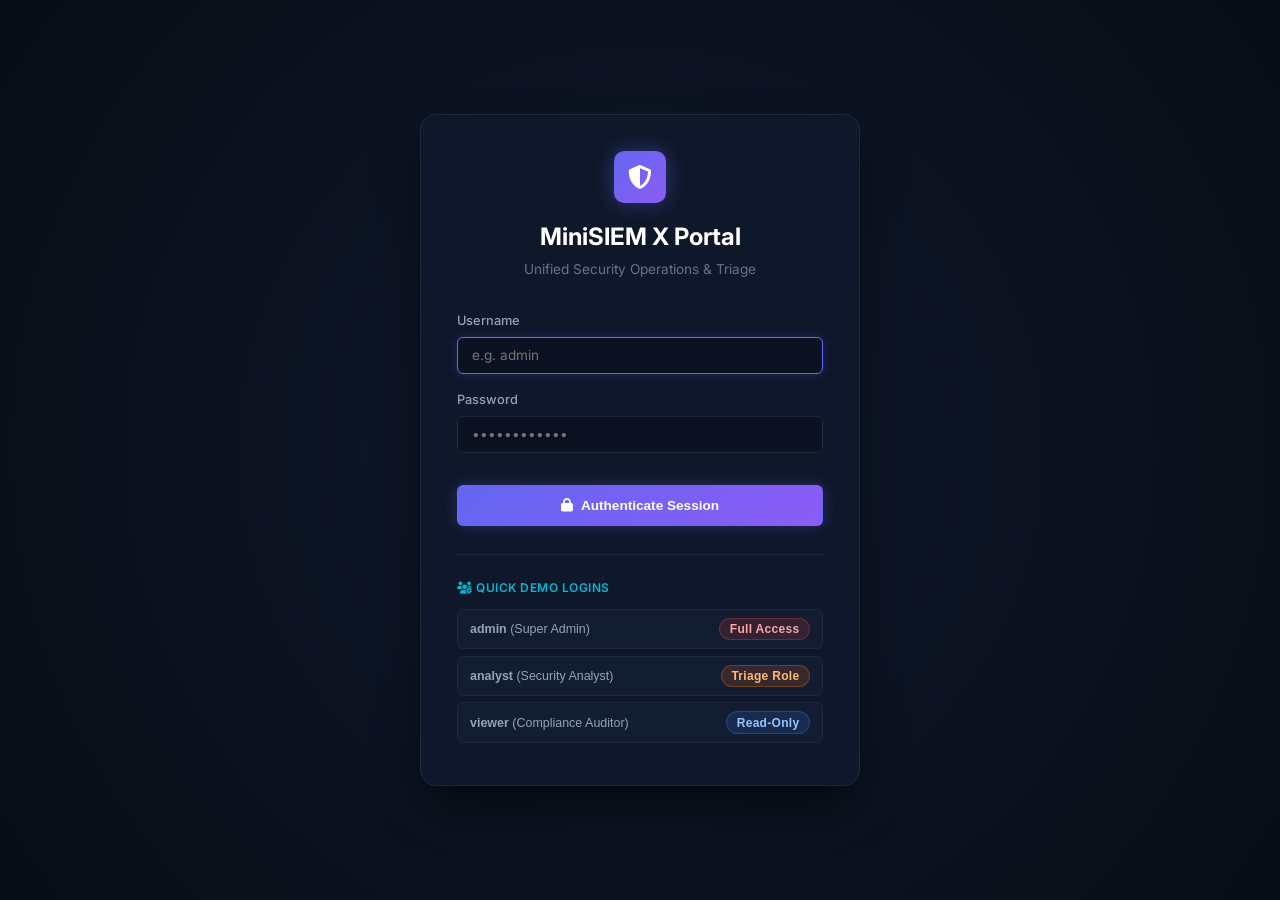
<file: frontend/html/login.html>
<!DOCTYPE html>
<html lang="en">
<head>
  <meta charset="UTF-8">
  <meta name="viewport" content="width=device-width, initial-scale=1.0">
  <title>SOC Authentication Portal | MiniSIEM X</title>
  <link rel="stylesheet" href="../css/global.css">
  <link rel="stylesheet" href="https://cdnjs.cloudflare.com/ajax/libs/font-awesome/6.5.1/css/all.min.css">
  <link href="https://fonts.googleapis.com/css2?family=Inter:wght@400;500;600;700&family=JetBrains+Mono:wght@400;600&display=swap" rel="stylesheet">
  <style>
    .login-wrapper {
      min-height: 100vh;
      display: flex;
      align-items: center;
      justify-content: center;
      padding: 1.5rem;
      background: radial-gradient(circle at center, #10192e 0%, #080c14 100%);
    }
    .login-box {
      width: 100%;
      max-width: 440px;
      background-color: var(--bg-secondary);
      border: 1px solid var(--border-color);
      border-radius: var(--radius-lg);
      padding: 2.25rem;
      box-shadow: 0 25px 50px -12px rgba(0, 0, 0, 0.7);
    }
    .login-header {
      text-align: center;
      margin-bottom: 2rem;
    }
    .login-icon {
      width: 52px;
      height: 52px;
      border-radius: var(--radius-md);
      background: linear-gradient(135deg, var(--accent-indigo), var(--accent-purple));
      display: inline-flex;
      align-items: center;
      justify-content: center;
      color: #fff;
      font-size: 1.5rem;
      margin-bottom: 1rem;
      box-shadow: 0 0 20px rgba(99, 102, 241, 0.4);
    }
    .demo-users-box {
      margin-top: 1.75rem;
      padding-top: 1.5rem;
      border-top: 1px solid var(--border-color);
    }
    .demo-user-btn {
      width: 100%;
      text-align: left;
      padding: 0.5rem 0.75rem;
      margin-bottom: 0.4rem;
      background: var(--bg-card);
      border: 1px solid var(--border-color);
      border-radius: var(--radius-sm);
      color: var(--text-secondary);
      font-size: 0.78rem;
      cursor: pointer;
      display: flex;
      justify-content: space-between;
      align-items: center;
      transition: all 0.2s ease;
    }
    .demo-user-btn:hover {
      background: var(--bg-card-hover);
      color: #fff;
      border-color: var(--border-focus);
    }
  </style>
</head>
<body>
  <div class="login-wrapper">
    <div class="login-box">
      <div class="login-header">
        <div class="login-icon">
          <i class="fa-solid fa-shield-halved"></i>
        </div>
        <h2 style="font-size:1.5rem;font-weight:700;color:#fff;">MiniSIEM X Portal</h2>
        <p style="font-size:0.85rem;color:var(--text-muted);margin-top:4px;">Unified Security Operations & Triage</p>
      </div>

      <form id="login-form" onsubmit="event.preventDefault(); handleLogin(this.username.value, this.password.value);">
        <div class="form-group">
          <label class="form-label" for="username">Username</label>
          <input class="form-input" type="text" id="username" name="username" placeholder="e.g. admin" required autofocus>
        </div>

        <div class="form-group">
          <label class="form-label" for="password">Password</label>
          <input class="form-input" type="password" id="password" name="password" placeholder="••••••••••••" required>
        </div>

        <button type="submit" class="btn btn-primary" style="width:100%;justify-content:center;padding:0.75rem;margin-top:1rem;">
          <i class="fa-solid fa-lock"></i> Authenticate Session
        </button>
      </form>

      <div class="demo-users-box">
        <div style="font-size:0.75rem;font-weight:600;color:var(--accent-cyan);text-transform:uppercase;margin-bottom:0.75rem;letter-spacing:0.5px;">
          <i class="fa-solid fa-users-gear"></i> Quick Demo Logins
        </div>
        <button type="button" class="demo-user-btn" onclick="quickFillLogin('admin', 'Admin@MiniSIEM2026!')">
          <span><strong>admin</strong> (Super Admin)</span>
          <span class="badge badge-critical">Full Access</span>
        </button>
        <button type="button" class="demo-user-btn" onclick="quickFillLogin('analyst', 'Analyst@2026!')">
          <span><strong>analyst</strong> (Security Analyst)</span>
          <span class="badge badge-high">Triage Role</span>
        </button>
        <button type="button" class="demo-user-btn" onclick="quickFillLogin('viewer', 'Viewer@2026!')">
          <span><strong>viewer</strong> (Compliance Auditor)</span>
          <span class="badge badge-low">Read-Only</span>
        </button>
      </div>
    </div>
  </div>

  <script src="../js/config.js"></script>
  <script src="../js/api.js"></script>
  <script src="../js/auth.js"></script>
</body>
</html>
</file>
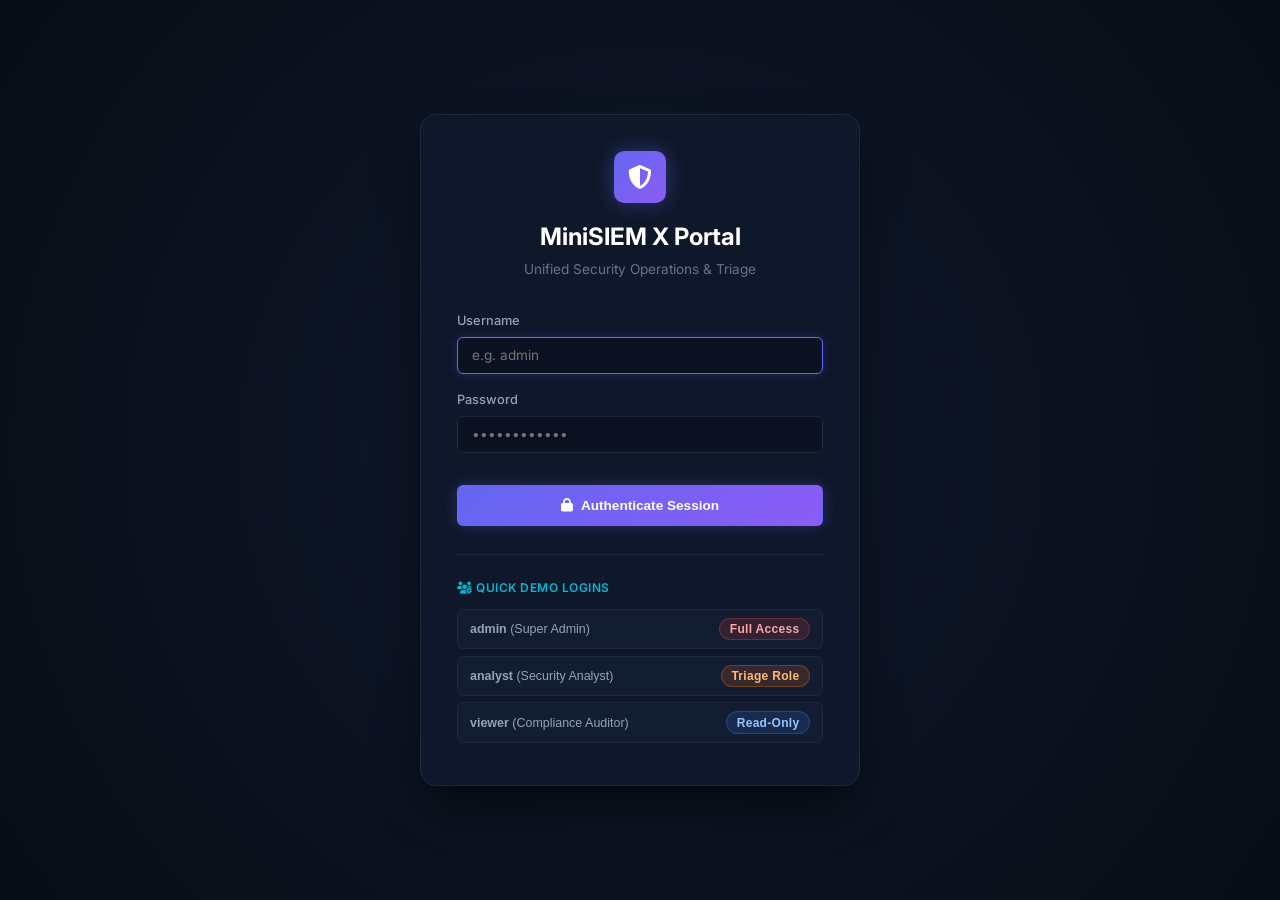
<file: frontend/html/reports.html>
<!DOCTYPE html>
<html lang="en">
<head>
  <meta charset="UTF-8">
  <meta name="viewport" content="width=device-width, initial-scale=1.0">
  <title>Security Health & Compliance Reports | MiniSIEM X</title>
  <link rel="stylesheet" href="../css/global.css">
  <link rel="stylesheet" href="../css/reports.css">
  <link rel="stylesheet" href="https://cdnjs.cloudflare.com/ajax/libs/font-awesome/6.5.1/css/all.min.css">
  <link href="https://fonts.googleapis.com/css2?family=Inter:wght@400;500;600;700&family=JetBrains+Mono:wght@400;600&display=swap" rel="stylesheet">
</head>
<body>
  <div class="app-layout">
    <!-- Sidebar -->
    <aside class="sidebar">
      <div class="sidebar-header">
        <div class="sidebar-logo-icon"><i class="fa-solid fa-shield-halved"></i></div>
        <div>
          <div class="sidebar-title">MiniSIEM X</div>
          <div class="sidebar-tagline">SOC Intelligence</div>
        </div>
      </div>
      <nav class="sidebar-nav">
        <div class="nav-category">Monitoring</div>
        <a href="dashboard.html" class="nav-link"><i class="fa-solid fa-chart-pie"></i> Overview</a>
        <a href="live-logs.html" class="nav-link"><i class="fa-solid fa-stream"></i> Live Log Monitoring</a>
        <a href="alerts.html" class="nav-link"><i class="fa-solid fa-triangle-exclamation"></i> Threat Alerts</a>
        <a href="incidents.html" class="nav-link"><i class="fa-solid fa-fire-flame-curved"></i> Incident Management</a>

        <div class="nav-category">Environment</div>
        <a href="sources.html" class="nav-link"><i class="fa-solid fa-server"></i> Log Sources</a>
        <a href="assets.html" class="nav-link"><i class="fa-solid fa-network-wired"></i> Asset Inventory</a>
        <a href="detection-rules.html" class="nav-link"><i class="fa-solid fa-code-branch"></i> Detection Rules</a>
        <a href="threat-intelligence.html" class="nav-link"><i class="fa-solid fa-user-secret"></i> Threat Intelligence</a>

        <div class="nav-category">Analytics & Admin</div>
        <a href="reports.html" class="nav-link active"><i class="fa-solid fa-file-shield"></i> Security Reports</a>
        <a href="settings.html" class="nav-link"><i class="fa-solid fa-gear"></i> Settings</a>
      </nav>
      <div class="sidebar-footer">
        <div>Engine v1.0.0-PROD</div>
        <div style="color:var(--severity-success);margin-top:2px;">● Online & Streaming</div>
      </div>
    </aside>

    <div class="main-wrapper">
      <header class="topbar">
        <div class="topbar-left">
          <h1 class="page-title">Executive SOC Health & Audit Reports</h1>
        </div>
        <div class="topbar-right">
          <button class="btn btn-outline no-print" onclick="printReport()">
            <i class="fa-solid fa-print"></i> Print Report
          </button>
          <button class="btn btn-primary no-print" onclick="downloadCSVReport()">
            <i class="fa-solid fa-file-csv"></i> Export Alerts CSV
          </button>
          <div id="topbar-user-badge" class="badge badge-info">
            <i class="fa-solid fa-user-shield"></i> Analyst
          </div>
          <button class="btn btn-outline" style="padding:0.4rem 0.75rem;" onclick="handleLogout()">
            <i class="fa-solid fa-power-off"></i>
          </button>
        </div>
      </header>

      <main class="content-container">
        <!-- Executive Summary Banner -->
        <div class="report-summary-header">
          <div>
            <div style="font-size:0.8rem;color:var(--accent-cyan);font-weight:600;text-transform:uppercase;">SOC Executive Posture Report</div>
            <h2 style="font-size:1.5rem;font-weight:800;color:#fff;margin-top:2px;">MiniSIEM X Security Intelligence Briefing</h2>
            <p style="font-size:0.85rem;color:var(--text-secondary);margin-top:4px;">
              Generated directly from database records. Compliance with ISO 27001, SOC-2, and CIS Controls log auditing baselines.
            </p>
          </div>
          <div class="no-print">
            <span class="badge badge-success" style="font-size:0.85rem;padding:0.4rem 0.8rem;">
              <i class="fa-solid fa-shield-check" style="margin-right:6px;"></i> Health Assessment: Operational
            </span>
          </div>
        </div>

        <!-- Metrics Grid -->
        <div class="report-section">
          <div class="report-section-title"><i class="fa-solid fa-chart-bar"></i> Key Security Performance Indicators</div>
          <div style="display:grid;grid-template-columns:repeat(auto-fit, minmax(180px, 1fr));gap:1rem;">
            <div class="card">
              <div style="font-size:0.75rem;color:var(--text-muted);text-transform:uppercase;">Total Events Ingested</div>
              <div id="rep-total-events" style="font-size:1.5rem;font-weight:700;color:#fff;margin-top:4px;">0</div>
            </div>
            <div class="card">
              <div style="font-size:0.75rem;color:var(--text-muted);text-transform:uppercase;">Total Alerts Triggered</div>
              <div id="rep-total-alerts" style="font-size:1.5rem;font-weight:700;color:#f97316;margin-top:4px;">0</div>
            </div>
            <div class="card">
              <div style="font-size:0.75rem;color:var(--text-muted);text-transform:uppercase;">Critical Incidents</div>
              <div id="rep-critical-incidents" style="font-size:1.5rem;font-weight:700;color:#ef4444;margin-top:4px;">0</div>
            </div>
            <div class="card">
              <div style="font-size:0.75rem;color:var(--text-muted);text-transform:uppercase;">Open Incidents</div>
              <div id="rep-open-incidents" style="font-size:1.5rem;font-weight:700;color:#eab308;margin-top:4px;">0</div>
            </div>
            <div class="card">
              <div style="font-size:0.75rem;color:var(--text-muted);text-transform:uppercase;">Resolved Incidents</div>
              <div id="rep-resolved-incidents" style="font-size:1.5rem;font-weight:700;color:#10b981;margin-top:4px;">0</div>
            </div>
            <div class="card">
              <div style="font-size:0.75rem;color:var(--text-muted);text-transform:uppercase;">Active Collectors</div>
              <div id="rep-active-sources" style="font-size:1.5rem;font-weight:700;color:#06b6d4;margin-top:4px;">0</div>
            </div>
          </div>
        </div>

        <!-- Top Rule Detections Table -->
        <div class="report-section">
          <div class="report-section-title"><i class="fa-solid fa-crosshairs"></i> Most Frequent Threat Detections</div>
          <div class="card" style="padding:0;overflow:hidden;">
            <table class="siem-table">
              <thead>
                <tr>
                  <th>Detection Rule & ID</th>
                  <th>Total Detections</th>
                </tr>
              </thead>
              <tbody id="rep-top-rules">
                <!-- Dynamically populated -->
              </tbody>
            </table>
          </div>
        </div>

        <!-- Recommended Security Actions -->
        <div class="report-section">
          <div class="report-section-title"><i class="fa-solid fa-list-check" style="color:#10b981;"></i> Priority Security Recommendations</div>
          <div class="card">
            <ul id="rep-recommendations" style="padding-left:1.5rem;line-height:1.8;font-size:0.9rem;">
              <!-- Dynamically populated -->
            </ul>
          </div>
        </div>
      </main>
    </div>
  </div>

  <script src="../js/config.js"></script>
  <script src="../js/api.js"></script>
  <script src="../js/auth.js"></script>
  <script src="../js/reports.js"></script>
</body>
</html>
</file>
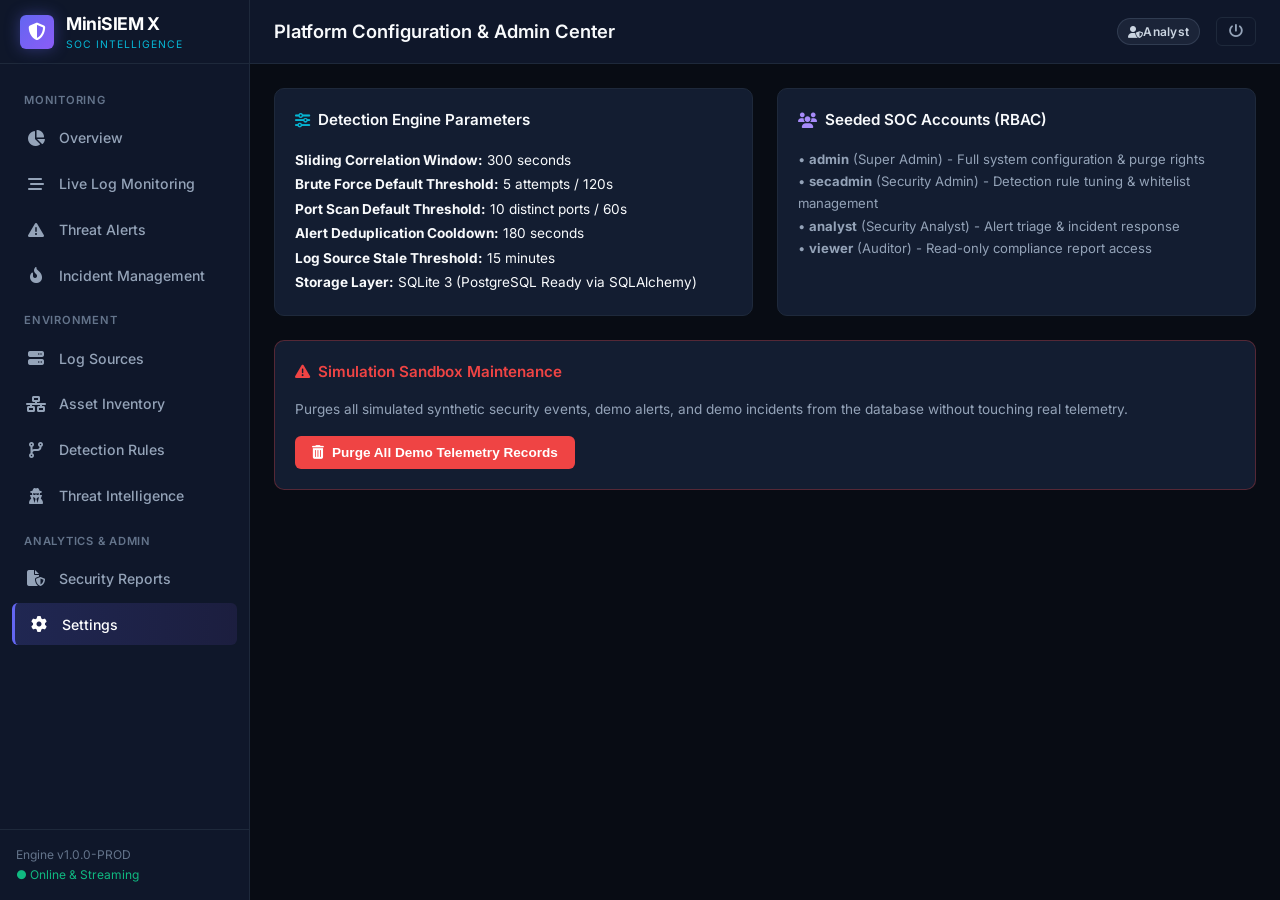
<file: frontend/html/settings.html>
<!DOCTYPE html>
<html lang="en">
<head>
  <meta charset="UTF-8">
  <meta name="viewport" content="width=device-width, initial-scale=1.0">
  <title>Platform Settings & Configuration | MiniSIEM X</title>
  <link rel="stylesheet" href="../css/global.css">
  <link rel="stylesheet" href="https://cdnjs.cloudflare.com/ajax/libs/font-awesome/6.5.1/css/all.min.css">
  <link href="https://fonts.googleapis.com/css2?family=Inter:wght@400;500;600;700&family=JetBrains+Mono:wght@400;600&display=swap" rel="stylesheet">
</head>
<body>
  <div class="app-layout">
    <!-- Sidebar -->
    <aside class="sidebar">
      <div class="sidebar-header">
        <div class="sidebar-logo-icon"><i class="fa-solid fa-shield-halved"></i></div>
        <div>
          <div class="sidebar-title">MiniSIEM X</div>
          <div class="sidebar-tagline">SOC Intelligence</div>
        </div>
      </div>
      <nav class="sidebar-nav">
        <div class="nav-category">Monitoring</div>
        <a href="dashboard.html" class="nav-link"><i class="fa-solid fa-chart-pie"></i> Overview</a>
        <a href="live-logs.html" class="nav-link"><i class="fa-solid fa-stream"></i> Live Log Monitoring</a>
        <a href="alerts.html" class="nav-link"><i class="fa-solid fa-triangle-exclamation"></i> Threat Alerts</a>
        <a href="incidents.html" class="nav-link"><i class="fa-solid fa-fire-flame-curved"></i> Incident Management</a>

        <div class="nav-category">Environment</div>
        <a href="sources.html" class="nav-link"><i class="fa-solid fa-server"></i> Log Sources</a>
        <a href="assets.html" class="nav-link"><i class="fa-solid fa-network-wired"></i> Asset Inventory</a>
        <a href="detection-rules.html" class="nav-link"><i class="fa-solid fa-code-branch"></i> Detection Rules</a>
        <a href="threat-intelligence.html" class="nav-link"><i class="fa-solid fa-user-secret"></i> Threat Intelligence</a>

        <div class="nav-category">Analytics & Admin</div>
        <a href="reports.html" class="nav-link"><i class="fa-solid fa-file-shield"></i> Security Reports</a>
        <a href="settings.html" class="nav-link active"><i class="fa-solid fa-gear"></i> Settings</a>
      </nav>
      <div class="sidebar-footer">
        <div>Engine v1.0.0-PROD</div>
        <div style="color:var(--severity-success);margin-top:2px;">● Online & Streaming</div>
      </div>
    </aside>

    <div class="main-wrapper">
      <header class="topbar">
        <div class="topbar-left">
          <h1 class="page-title">Platform Configuration & Admin Center</h1>
        </div>
        <div class="topbar-right">
          <div id="topbar-user-badge" class="badge badge-info">
            <i class="fa-solid fa-user-shield"></i> Analyst
          </div>
          <button class="btn btn-outline" style="padding:0.4rem 0.75rem;" onclick="handleLogout()">
            <i class="fa-solid fa-power-off"></i>
          </button>
        </div>
      </header>

      <main class="content-container">
        <!-- Grid: System Information & Admin Guide -->
        <div style="display:grid;grid-template-columns:1fr 1fr;gap:1.5rem;">
          <!-- System Status Card -->
          <div class="card">
            <div class="card-header">
              <span class="card-title"><i class="fa-solid fa-sliders" style="color:#06b6d4;"></i> Detection Engine Parameters</span>
            </div>
            <div style="font-size:0.85rem;line-height:1.8;">
              <div><strong>Sliding Correlation Window:</strong> 300 seconds</div>
              <div><strong>Brute Force Default Threshold:</strong> 5 attempts / 120s</div>
              <div><strong>Port Scan Default Threshold:</strong> 10 distinct ports / 60s</div>
              <div><strong>Alert Deduplication Cooldown:</strong> 180 seconds</div>
              <div><strong>Log Source Stale Threshold:</strong> 15 minutes</div>
              <div><strong>Storage Layer:</strong> SQLite 3 (PostgreSQL Ready via SQLAlchemy)</div>
            </div>
          </div>

          <!-- RBAC Accounts Card -->
          <div class="card">
            <div class="card-header">
              <span class="card-title"><i class="fa-solid fa-users" style="color:#a78bfa;"></i> Seeded SOC Accounts (RBAC)</span>
            </div>
            <div style="font-size:0.82rem;color:var(--text-secondary);line-height:1.7;">
              <div>• <strong>admin</strong> (Super Admin) - Full system configuration & purge rights</div>
              <div>• <strong>secadmin</strong> (Security Admin) - Detection rule tuning & whitelist management</div>
              <div>• <strong>analyst</strong> (Security Analyst) - Alert triage & incident response</div>
              <div>• <strong>viewer</strong> (Auditor) - Read-only compliance report access</div>
            </div>
          </div>
        </div>

        <!-- Purge / Simulation Controls -->
        <div class="card" style="margin-top:1.5rem;border-color:rgba(239,68,68,0.3);">
          <div class="card-header">
            <span class="card-title" style="color:#ef4444;"><i class="fa-solid fa-triangle-exclamation"></i> Simulation Sandbox Maintenance</span>
          </div>
          <p style="font-size:0.85rem;color:var(--text-secondary);margin-bottom:1rem;">
            Purges all simulated synthetic security events, demo alerts, and demo incidents from the database without touching real telemetry.
          </p>
          <button class="btn btn-danger" onclick="resetSimulationData()">
            <i class="fa-solid fa-trash-can"></i> Purge All Demo Telemetry Records
          </button>
        </div>
      </main>
    </div>
  </div>

  <script src="../js/config.js"></script>
  <script src="../js/api.js"></script>
  <script src="../js/auth.js"></script>
  <script src="../js/assistant.js"></script>
</body>
</html>
</file>
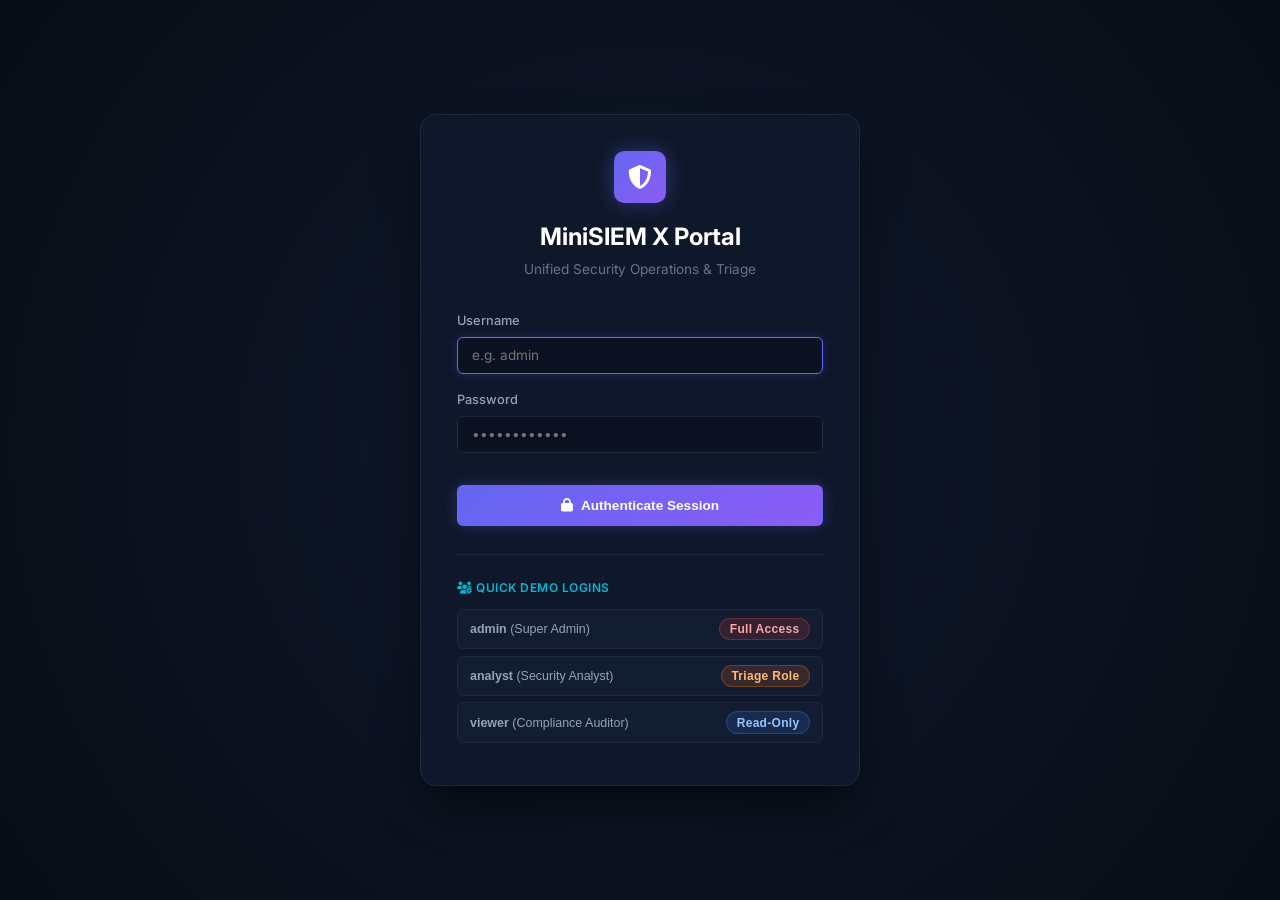
<file: frontend/html/sources.html>
<!DOCTYPE html>
<html lang="en">
<head>
  <meta charset="UTF-8">
  <meta name="viewport" content="width=device-width, initial-scale=1.0">
  <title>Log Source Health Monitoring | MiniSIEM X</title>
  <link rel="stylesheet" href="../css/global.css">
  <link rel="stylesheet" href="https://cdnjs.cloudflare.com/ajax/libs/font-awesome/6.5.1/css/all.min.css">
  <link href="https://fonts.googleapis.com/css2?family=Inter:wght@400;500;600;700&family=JetBrains+Mono:wght@400;600&display=swap" rel="stylesheet">
</head>
<body>
  <div class="app-layout">
    <!-- Sidebar -->
    <aside class="sidebar">
      <div class="sidebar-header">
        <div class="sidebar-logo-icon"><i class="fa-solid fa-shield-halved"></i></div>
        <div>
          <div class="sidebar-title">MiniSIEM X</div>
          <div class="sidebar-tagline">SOC Intelligence</div>
        </div>
      </div>
      <nav class="sidebar-nav">
        <div class="nav-category">Monitoring</div>
        <a href="dashboard.html" class="nav-link"><i class="fa-solid fa-chart-pie"></i> Overview</a>
        <a href="live-logs.html" class="nav-link"><i class="fa-solid fa-stream"></i> Live Log Monitoring</a>
        <a href="alerts.html" class="nav-link"><i class="fa-solid fa-triangle-exclamation"></i> Threat Alerts</a>
        <a href="incidents.html" class="nav-link"><i class="fa-solid fa-fire-flame-curved"></i> Incident Management</a>

        <div class="nav-category">Environment</div>
        <a href="sources.html" class="nav-link active"><i class="fa-solid fa-server"></i> Log Sources</a>
        <a href="assets.html" class="nav-link"><i class="fa-solid fa-network-wired"></i> Asset Inventory</a>
        <a href="detection-rules.html" class="nav-link"><i class="fa-solid fa-code-branch"></i> Detection Rules</a>
        <a href="threat-intelligence.html" class="nav-link"><i class="fa-solid fa-user-secret"></i> Threat Intelligence</a>

        <div class="nav-category">Analytics & Admin</div>
        <a href="reports.html" class="nav-link"><i class="fa-solid fa-file-shield"></i> Security Reports</a>
        <a href="settings.html" class="nav-link"><i class="fa-solid fa-gear"></i> Settings</a>
      </nav>
      <div class="sidebar-footer">
        <div>Engine v1.0.0-PROD</div>
        <div style="color:var(--severity-success);margin-top:2px;">● Online & Streaming</div>
      </div>
    </aside>

    <div class="main-wrapper">
      <header class="topbar">
        <div class="topbar-left">
          <h1 class="page-title">Log Sources & Forwarder Health</h1>
        </div>
        <div class="topbar-right">
          <button class="btn btn-primary" onclick="openAddSourceModal()">
            <i class="fa-solid fa-plus"></i> Register Log Source
          </button>
          <div id="topbar-user-badge" class="badge badge-info">
            <i class="fa-solid fa-user-shield"></i> Analyst
          </div>
          <button class="btn btn-outline" style="padding:0.4rem 0.75rem;" onclick="handleLogout()">
            <i class="fa-solid fa-power-off"></i>
          </button>
        </div>
      </header>

      <main class="content-container">
        <!-- Sources Overview Card -->
        <div class="card" style="margin-bottom:1.5rem;">
          <div class="card-header">
            <span class="card-title"><i class="fa-solid fa-heart-pulse" style="color:#10b981;"></i> Ingestion Pipeline & Heartbeat Monitor</span>
            <span class="badge badge-info">15-minute stale heartbeat threshold</span>
          </div>
          <p style="font-size:0.85rem;color:var(--text-secondary);line-height:1.5;">
            MiniSIEM X dynamically tracks forwarder telemetry. A connected forwarder that fails to deliver security events beyond 15 minutes is automatically flagged as <strong style="color:#eab308;">STALE</strong> to ensure blind spots are detected immediately.
          </p>
        </div>

        <!-- Sources Table -->
        <div class="card" style="padding:0;overflow:hidden;">
          <div class="table-responsive">
            <table class="siem-table">
              <thead>
                <tr>
                  <th>Source Name</th>
                  <th>Type</th>
                  <th>Hostname</th>
                  <th>Health Status</th>
                  <th>Last Event Received</th>
                  <th>Total Events</th>
                  <th>Errors</th>
                </tr>
              </thead>
              <tbody id="sources-table-body">
                <!-- Dynamically populated -->
              </tbody>
            </table>
          </div>
        </div>
      </main>
    </div>
  </div>

  <!-- Register Source Modal -->
  <div id="add-source-modal" class="modal-overlay">
    <div class="modal-container">
      <div class="modal-header">
        <h3 style="font-size:1.1rem;font-weight:700;color:#fff;">Register New Ingestion Source</h3>
        <button class="btn btn-outline" style="padding:0.2rem 0.5rem;" onclick="closeAddSourceModal()">&times;</button>
      </div>
      <form id="add-source-form" onsubmit="submitAddSource(event)">
        <div class="modal-body">
          <div class="form-group">
            <label class="form-label">Source Display Name</label>
            <input type="text" name="name" class="form-input" placeholder="e.g. Perimeter Firewall Syslog" required>
          </div>

          <div class="form-group">
            <label class="form-label">Source Type</label>
            <select name="source_type" class="form-select" required>
              <option value="LINUX">Linux Host (Syslog / Auth)</option>
              <option value="WINDOWS">Windows Event Forwarder (WEF)</option>
              <option value="WEB">Web Application Gateway (Nginx/Apache)</option>
              <option value="API">Custom API / Webhook Collector</option>
              <option value="FILE">Static File Import</option>
            </select>
          </div>

          <div style="display:grid;grid-template-columns:1fr 1fr;gap:1rem;">
            <div class="form-group">
              <label class="form-label">Hostname</label>
              <input type="text" name="hostname" class="form-input" placeholder="e.g. fw01.corp">
            </div>
            <div class="form-group">
              <label class="form-label">IP Address</label>
              <input type="text" name="ip_address" class="form-input" placeholder="e.g. 192.168.1.1">
            </div>
          </div>
        </div>
        <div class="modal-footer">
          <button type="button" class="btn btn-outline" onclick="closeAddSourceModal()">Cancel</button>
          <button type="submit" class="btn btn-primary"><i class="fa-solid fa-plus"></i> Register Source</button>
        </div>
      </form>
    </div>
  </div>

  <script src="../js/config.js"></script>
  <script src="../js/api.js"></script>
  <script src="../js/auth.js"></script>
  <script src="../js/sources.js"></script>
</body>
</html>
</file>
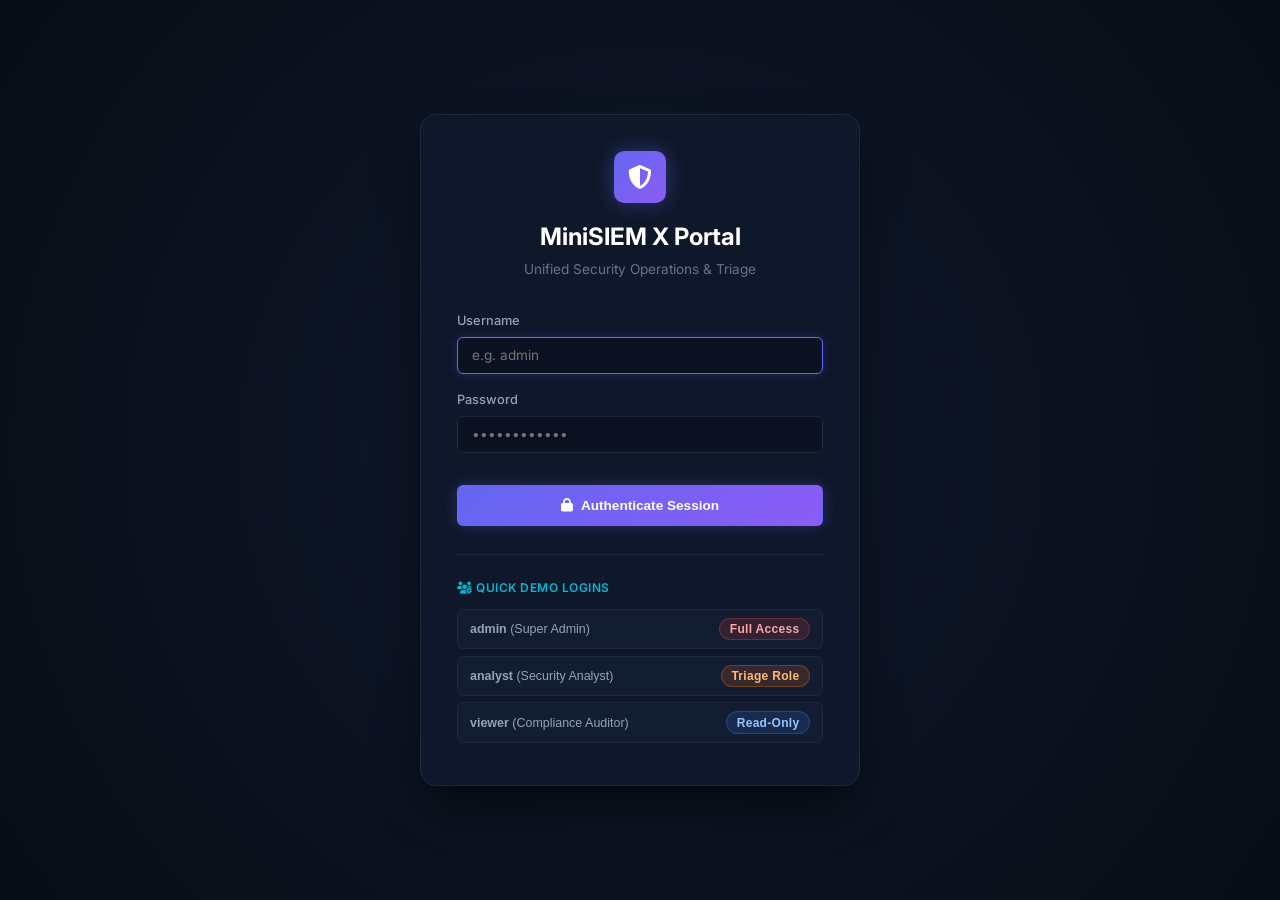
<file: frontend/html/threat-intelligence.html>
<!DOCTYPE html>
<html lang="en">
<head>
  <meta charset="UTF-8">
  <meta name="viewport" content="width=device-width, initial-scale=1.0">
  <title>Threat Intelligence & Whitelist | MiniSIEM X</title>
  <link rel="stylesheet" href="../css/global.css">
  <link rel="stylesheet" href="https://cdnjs.cloudflare.com/ajax/libs/font-awesome/6.5.1/css/all.min.css">
  <link href="https://fonts.googleapis.com/css2?family=Inter:wght@400;500;600;700&family=JetBrains+Mono:wght@400;600&display=swap" rel="stylesheet">
</head>
<body>
  <div class="app-layout">
    <!-- Sidebar -->
    <aside class="sidebar">
      <div class="sidebar-header">
        <div class="sidebar-logo-icon"><i class="fa-solid fa-shield-halved"></i></div>
        <div>
          <div class="sidebar-title">MiniSIEM X</div>
          <div class="sidebar-tagline">SOC Intelligence</div>
        </div>
      </div>
      <nav class="sidebar-nav">
        <div class="nav-category">Monitoring</div>
        <a href="dashboard.html" class="nav-link"><i class="fa-solid fa-chart-pie"></i> Overview</a>
        <a href="live-logs.html" class="nav-link"><i class="fa-solid fa-stream"></i> Live Log Monitoring</a>
        <a href="alerts.html" class="nav-link"><i class="fa-solid fa-triangle-exclamation"></i> Threat Alerts</a>
        <a href="incidents.html" class="nav-link"><i class="fa-solid fa-fire-flame-curved"></i> Incident Management</a>

        <div class="nav-category">Environment</div>
        <a href="sources.html" class="nav-link"><i class="fa-solid fa-server"></i> Log Sources</a>
        <a href="assets.html" class="nav-link"><i class="fa-solid fa-network-wired"></i> Asset Inventory</a>
        <a href="detection-rules.html" class="nav-link"><i class="fa-solid fa-code-branch"></i> Detection Rules</a>
        <a href="threat-intelligence.html" class="nav-link active"><i class="fa-solid fa-user-secret"></i> Threat Intelligence</a>

        <div class="nav-category">Analytics & Admin</div>
        <a href="reports.html" class="nav-link"><i class="fa-solid fa-file-shield"></i> Security Reports</a>
        <a href="settings.html" class="nav-link"><i class="fa-solid fa-gear"></i> Settings</a>
      </nav>
      <div class="sidebar-footer">
        <div>Engine v1.0.0-PROD</div>
        <div style="color:var(--severity-success);margin-top:2px;">● Online & Streaming</div>
      </div>
    </aside>

    <div class="main-wrapper">
      <header class="topbar">
        <div class="topbar-left">
          <h1 class="page-title">Threat Intelligence & IP Reputation</h1>
        </div>
        <div class="topbar-right">
          <div id="topbar-user-badge" class="badge badge-info">
            <i class="fa-solid fa-user-shield"></i> Analyst
          </div>
          <button class="btn btn-outline" style="padding:0.4rem 0.75rem;" onclick="handleLogout()">
            <i class="fa-solid fa-power-off"></i>
          </button>
        </div>
      </header>

      <main class="content-container">
        <!-- Interactive IP Reputation Lookup Tool -->
        <div class="card" style="margin-bottom:1.5rem;">
          <div class="card-header">
            <span class="card-title"><i class="fa-solid fa-magnifying-glass-location" style="color:#06b6d4;"></i> Instant IP Intelligence Lookup</span>
            <span class="badge badge-info">Deterministic Reputation Engine</span>
          </div>
          <p style="font-size:0.85rem;color:var(--text-secondary);margin-bottom:1rem;">
            Query external or internal IP addresses against MiniSIEM X's reputation dataset, internal whitelist, and local alert telemetry history.
          </p>

          <div style="display:flex;gap:0.75rem;max-width:600px;">
            <input type="text" id="intel-ip-input" class="form-input" placeholder="e.g. 198.51.100.24 or 10.0.0.1" onkeydown="if(event.key==='Enter') queryIPIntel()">
            <button class="btn btn-primary" onclick="queryIPIntel()">
              <i class="fa-solid fa-radar"></i> Lookup Reputation
            </button>
          </div>

          <!-- Intel Results Box -->
          <div id="intel-result-box" style="display:none;margin-top:1.25rem;background:var(--bg-input);padding:1.25rem;border-radius:var(--radius-sm);border-left:4px solid var(--accent-indigo);">
            <div style="display:flex;justify-content:space-between;align-items:center;margin-bottom:0.75rem;">
              <h3 id="intel-res-ip" class="mono" style="font-size:1.15rem;color:#fff;">198.51.100.24</h3>
              <div id="intel-res-badge"></div>
            </div>

            <div style="display:grid;grid-template-columns:repeat(auto-fit, minmax(200px, 1fr));gap:1rem;font-size:0.85rem;">
              <div><strong>Threat Score:</strong> <span id="intel-res-score" style="color:#ef4444;font-weight:700;"></span></div>
              <div><strong>Category:</strong> <span id="intel-res-cat" style="color:#cbd5e1;"></span></div>
              <div><strong>Origin ASN:</strong> <span id="intel-res-asn" style="color:#cbd5e1;"></span></div>
              <div><strong>Whitelist Status:</strong> <span id="intel-res-white" style="color:#cbd5e1;"></span></div>
            </div>

            <div style="margin-top:0.75rem;font-size:0.82rem;color:var(--text-secondary);" id="intel-res-desc"></div>
            <div style="margin-top:0.75rem;padding-top:0.75rem;border-top:1px solid var(--border-color);font-size:0.8rem;color:#38bdf8;" id="intel-res-history"></div>
          </div>
        </div>

        <!-- Trusted IP Whitelist Table -->
        <div class="card">
          <div class="card-header">
            <span class="card-title"><i class="fa-solid fa-list-check" style="color:#10b981;"></i> Internal & Trusted IP Whitelist</span>
            <button class="btn btn-primary" style="padding:0.35rem 0.85rem;font-size:0.78rem;" onclick="openAddTrustedIPModal()">
              <i class="fa-solid fa-plus"></i> Add Trusted IP
            </button>
          </div>
          <div class="table-responsive">
            <table class="siem-table">
              <thead>
                <tr>
                  <th>Whitelisted IP Address</th>
                  <th>Description / Purpose</th>
                  <th>Added By</th>
                  <th>Added Date</th>
                  <th>Action</th>
                </tr>
              </thead>
              <tbody id="trusted-ips-table-body">
                <!-- Dynamically populated -->
              </tbody>
            </table>
          </div>
        </div>
      </main>
    </div>
  </div>

  <!-- Add Trusted IP Modal -->
  <div id="add-trusted-modal" class="modal-overlay">
    <div class="modal-container">
      <div class="modal-header">
        <h3 style="font-size:1.1rem;font-weight:700;color:#fff;">Add Trusted IP Address</h3>
        <button class="btn btn-outline" style="padding:0.2rem 0.5rem;" onclick="closeAddTrustedIPModal()">&times;</button>
      </div>
      <form onsubmit="submitAddTrustedIP(event)">
        <div class="modal-body">
          <div class="form-group">
            <label class="form-label">IP Address (IPv4 or IPv6)</label>
            <input type="text" id="new-trusted-ip" class="form-input" placeholder="e.g. 192.168.1.50" required>
          </div>
          <div class="form-group">
            <label class="form-label">Description / Business Justification</label>
            <input type="text" id="new-trusted-desc" class="form-input" placeholder="e.g. Corporate VPN Gateway Endpoint" required>
          </div>
        </div>
        <div class="modal-footer">
          <button type="button" class="btn btn-outline" onclick="closeAddTrustedIPModal()">Cancel</button>
          <button type="submit" class="btn btn-primary"><i class="fa-solid fa-shield-check"></i> Whitelist IP</button>
        </div>
      </form>
    </div>
  </div>

  <script src="../js/config.js"></script>
  <script src="../js/api.js"></script>
  <script src="../js/auth.js"></script>
  <script>
    document.addEventListener("DOMContentLoaded", () => {
      checkAuth();
      loadTrustedIPs();

      // Check if IP is in URL parameter
      const params = new URLSearchParams(window.location.search);
      const urlIp = params.get("ip");
      if (urlIp) {
        document.getElementById("intel-ip-input").value = urlIp;
        queryIPIntel();
      }
    });

    async function queryIPIntel() {
      const ip = document.getElementById("intel-ip-input").value.trim();
      if (!ip) return;

      try {
        const data = await apiFetch(`/threat-intel/lookup/${encodeURIComponent(ip)}`);
        if (!data) return;

        document.getElementById("intel-res-ip").innerText = data.ip;
        document.getElementById("intel-res-score").innerText = `${data.intelligence.threat_score} / 100`;
        document.getElementById("intel-res-cat").innerText = data.intelligence.category;
        document.getElementById("intel-res-asn").innerText = `${data.intelligence.asn} (${data.intelligence.country})`;
        document.getElementById("intel-res-white").innerText = data.is_trusted ? "WHITELISTED (Trusted)" : "NOT WHITELISTED (External)";
        document.getElementById("intel-res-desc").innerText = data.intelligence.description;

        let badge = '<span class="badge badge-success">BENIGN</span>';
        if (data.intelligence.reputation === "MALICIOUS") badge = '<span class="badge badge-critical">MALICIOUS</span>';
        else if (data.intelligence.reputation === "SUSPICIOUS") badge = '<span class="badge badge-high">SUSPICIOUS</span>';
        else if (data.intelligence.reputation === "UNTRUSTED") badge = '<span class="badge badge-medium">UNTRUSTED</span>';
        document.getElementById("intel-res-badge").innerHTML = badge;

        document.getElementById("intel-res-history").innerText = 
          `Local Telemetry History: ${data.local_history.total_events_observed} events observed on network, triggering ${data.local_history.total_alerts_triggered} security alerts.`;

        document.getElementById("intel-result-box").style.display = "block";
      } catch (err) {
        showToast("Intel lookup failed: " + err.message, "danger");
      }
    }

    async function loadTrustedIPs() {
      const tbody = document.getElementById("trusted-ips-table-body");
      try {
        const ips = await apiFetch("/threat-intel/trusted-ips");
        if (!ips || ips.length === 0) {
          tbody.innerHTML = `<tr><td colspan="5" style="text-align:center;padding:1.5rem;color:#64748b;">No trusted IPs configured.</td></tr>`;
          return;
        }
        let html = "";
        ips.forEach(t => {
          html += `<tr>
            <td class="mono" style="color:#10b981;"><strong>${escapeHTML(t.ip_address)}</strong></td>
            <td>${escapeHTML(t.description || "-")}</td>
            <td>${escapeHTML(t.added_by)}</td>
            <td class="mono">${formatDate(t.created_at)}</td>
            <td>
              <button class="btn btn-outline" style="padding:0.2rem 0.5rem;color:#ef4444;" onclick="removeTrustedIP(${t.id})">
                <i class="fa-solid fa-trash"></i>
              </button>
            </td>
          </tr>`;
        });
        tbody.innerHTML = html;
      } catch (err) {
        showToast("Error loading trusted IPs: " + err.message, "danger");
      }
    }

    function openAddTrustedIPModal() {
      document.getElementById("add-trusted-modal")?.classList.add("active");
    }
    function closeAddTrustedIPModal() {
      document.getElementById("add-trusted-modal")?.classList.remove("active");
    }

    async function submitAddTrustedIP(e) {
      e.preventDefault();
      const ip = document.getElementById("new-trusted-ip").value.trim();
      const desc = document.getElementById("new-trusted-desc").value.trim();

      try {
        await apiFetch("/threat-intel/trusted-ips", {
          method: "POST",
          body: JSON.stringify({ ip_address: ip, description: desc })
        });
        showToast(`IP ${ip} added to trusted whitelist!`, "success");
        closeAddTrustedIPModal();
        loadTrustedIPs();
      } catch (err) {
        showToast("Failed to whitelist IP: " + err.message, "danger");
      }
    }

    async function removeTrustedIP(id) {
      if (!confirm("Remove this IP address from the trusted whitelist?")) return;
      try {
        await apiFetch(`/threat-intel/trusted-ips/${id}`, { method: "DELETE" });
        showToast("IP removed from whitelist.", "success");
        loadTrustedIPs();
      } catch (err) {
        showToast("Error removing IP: " + err.message, "danger");
      }
    }
  </script>
</body>
</html>
</file>
<file: frontend/css/global.css>
/* MiniSIEM X Global CSS Stylesheet */
:root {
  --bg-primary: #080C14;
  --bg-secondary: #0F172A;
  --bg-card: #131D31;
  --bg-card-hover: #1A2642;
  --bg-input: #0B1120;
  
  --border-color: #1E293B;
  --border-focus: #6366F1;
  --border-glow: rgba(99, 102, 241, 0.25);
  
  --accent-purple: #8B5CF6;
  --accent-indigo: #6366F1;
  --accent-cyan: #06B6D4;
  --accent-blue: #38BDF8;
  
  --severity-critical: #EF4444;
  --severity-high: #F97316;
  --severity-medium: #EAB308;
  --severity-low: #3B82F6;
  --severity-info: #64748B;
  --severity-success: #10B981;
  
  --text-primary: #F8FAFC;
  --text-secondary: #94A3B8;
  --text-muted: #64748B;
  
  --font-sans: 'Inter', -apple-system, BlinkMacSystemFont, "Segoe UI", Roboto, sans-serif;
  --font-mono: 'JetBrains Mono', 'Fira Code', Consolas, monospace;
  
  --sidebar-width: 250px;
  --topbar-height: 64px;
  --radius-sm: 6px;
  --radius-md: 10px;
  --radius-lg: 16px;
}

* {
  box-sizing: border-box;
  margin: 0;
  padding: 0;
}

body {
  font-family: var(--font-sans);
  background-color: var(--bg-primary);
  color: var(--text-primary);
  line-height: 1.5;
  overflow-x: hidden;
  -webkit-font-smoothing: antialiased;
}

/* App Container Layout */
.app-layout {
  display: flex;
  min-height: 100vh;
}

/* Sidebar Navigation */
.sidebar {
  width: var(--sidebar-width);
  background-color: var(--bg-secondary);
  border-right: 1px solid var(--border-color);
  display: flex;
  flex-direction: column;
  position: fixed;
  top: 0;
  bottom: 0;
  left: 0;
  z-index: 100;
  transition: all 0.3s ease;
}

.sidebar-header {
  height: var(--topbar-height);
  display: flex;
  align-items: center;
  padding: 0 1.25rem;
  border-bottom: 1px solid var(--border-color);
  gap: 0.75rem;
}

.sidebar-logo-icon {
  width: 34px;
  height: 34px;
  border-radius: var(--radius-sm);
  background: linear-gradient(135deg, var(--accent-indigo), var(--accent-purple));
  display: flex;
  align-items: center;
  justify-content: center;
  color: #fff;
  font-size: 1.1rem;
  box-shadow: 0 0 15px rgba(99, 102, 241, 0.4);
}

.sidebar-title {
  font-size: 1.1rem;
  font-weight: 700;
  letter-spacing: -0.5px;
  color: #fff;
}

.sidebar-tagline {
  font-size: 0.65rem;
  color: var(--accent-cyan);
  text-transform: uppercase;
  letter-spacing: 1px;
}

.sidebar-nav {
  flex: 1;
  padding: 1rem 0.75rem;
  overflow-y: auto;
  display: flex;
  flex-direction: column;
  gap: 0.25rem;
}

.nav-category {
  font-size: 0.7rem;
  font-weight: 600;
  color: var(--text-muted);
  text-transform: uppercase;
  letter-spacing: 0.75px;
  padding: 0.75rem 0.75rem 0.25rem 0.75rem;
}

.nav-link {
  display: flex;
  align-items: center;
  gap: 0.85rem;
  padding: 0.65rem 0.85rem;
  color: var(--text-secondary);
  text-decoration: none;
  font-size: 0.88rem;
  font-weight: 500;
  border-radius: var(--radius-sm);
  transition: all 0.2s ease;
}

.nav-link:hover {
  background-color: var(--bg-card);
  color: var(--text-primary);
}

.nav-link.active {
  background: linear-gradient(90deg, rgba(99, 102, 241, 0.2), rgba(139, 92, 246, 0.1));
  color: #fff;
  border-left: 3px solid var(--accent-indigo);
}

.nav-link i {
  font-size: 1rem;
  width: 20px;
  text-align: center;
}

.sidebar-footer {
  padding: 1rem;
  border-top: 1px solid var(--border-color);
  font-size: 0.75rem;
  color: var(--text-muted);
}

/* Main Content Area */
.main-wrapper {
  margin-left: var(--sidebar-width);
  flex: 1;
  display: flex;
  flex-direction: column;
  min-height: 100vh;
}

/* Top Navigation Bar */
.topbar {
  height: var(--topbar-height);
  background-color: var(--bg-secondary);
  border-bottom: 1px solid var(--border-color);
  display: flex;
  align-items: center;
  justify-content: space-between;
  padding: 0 1.5rem;
  position: sticky;
  top: 0;
  z-index: 90;
}

.topbar-left {
  display: flex;
  align-items: center;
  gap: 1rem;
}

.page-title {
  font-size: 1.15rem;
  font-weight: 600;
  color: var(--text-primary);
}

.topbar-right {
  display: flex;
  align-items: center;
  gap: 1rem;
}

/* Buttons */
.btn {
  display: inline-flex;
  align-items: center;
  gap: 0.5rem;
  padding: 0.5rem 1rem;
  font-size: 0.85rem;
  font-weight: 600;
  border-radius: var(--radius-sm);
  border: 1px solid transparent;
  cursor: pointer;
  transition: all 0.2s ease;
  text-decoration: none;
}

.btn-primary {
  background: linear-gradient(135deg, var(--accent-indigo), var(--accent-purple));
  color: #fff;
  box-shadow: 0 0 15px rgba(99, 102, 241, 0.3);
}

.btn-primary:hover {
  background: linear-gradient(135deg, #4f46e5, #7c3aed);
  box-shadow: 0 0 20px rgba(99, 102, 241, 0.5);
}

.btn-danger {
  background-color: var(--severity-critical);
  color: #fff;
}

.btn-danger:hover {
  background-color: #dc2626;
}

.btn-outline {
  background-color: transparent;
  border-color: var(--border-color);
  color: var(--text-secondary);
}

.btn-outline:hover {
  background-color: var(--bg-card);
  color: var(--text-primary);
  border-color: var(--border-focus);
}

.btn-sim {
  background: linear-gradient(135deg, #ef4444, #f97316);
  color: #fff;
  border: none;
  font-weight: 700;
  letter-spacing: 0.5px;
  box-shadow: 0 0 15px rgba(239, 68, 68, 0.4);
  animation: pulseSim 2.5s infinite;
}

@keyframes pulseSim {
  0%, 100% { box-shadow: 0 0 15px rgba(239, 68, 68, 0.4); }
  50% { box-shadow: 0 0 25px rgba(239, 68, 68, 0.7); }
}

/* Badges & Pills */
.badge {
  display: inline-flex;
  align-items: center;
  padding: 0.2rem 0.6rem;
  border-radius: 9999px;
  font-size: 0.75rem;
  font-weight: 600;
  letter-spacing: 0.3px;
}

.badge-critical { background: rgba(239, 68, 68, 0.15); color: #fca5a5; border: 1px solid rgba(239, 68, 68, 0.3); }
.badge-high { background: rgba(249, 115, 22, 0.15); color: #fdba74; border: 1px solid rgba(249, 115, 22, 0.3); }
.badge-medium { background: rgba(234, 179, 8, 0.15); color: #fde047; border: 1px solid rgba(234, 179, 8, 0.3); }
.badge-low { background: rgba(59, 130, 246, 0.15); color: #93c5fd; border: 1px solid rgba(59, 130, 246, 0.3); }
.badge-info { background: rgba(100, 116, 139, 0.15); color: #cbd5e1; border: 1px solid rgba(100, 116, 139, 0.3); }
.badge-success { background: rgba(16, 185, 129, 0.15); color: #6ee7b7; border: 1px solid rgba(16, 185, 129, 0.3); }
.badge-demo { background: rgba(168, 85, 247, 0.15); color: #d8b4fe; border: 1px solid rgba(168, 85, 247, 0.4); font-weight: 700; }

/* Status Dots */
.status-dot {
  width: 8px;
  height: 8px;
  border-radius: 50%;
  display: inline-block;
  margin-right: 6px;
}
.status-connected { background-color: var(--severity-success); box-shadow: 0 0 8px var(--severity-success); }
.status-stale { background-color: var(--severity-medium); box-shadow: 0 0 8px var(--severity-medium); }
.status-disconnected { background-color: var(--severity-critical); box-shadow: 0 0 8px var(--severity-critical); }
.status-demo { background-color: var(--accent-purple); box-shadow: 0 0 8px var(--accent-purple); }

/* Main Content Container */
.content-container {
  padding: 1.5rem;
  flex: 1;
}

/* Card Styles */
.card {
  background-color: var(--bg-card);
  border: 1px solid var(--border-color);
  border-radius: var(--radius-md);
  padding: 1.25rem;
  transition: border-color 0.2s ease, box-shadow 0.2s ease;
}

.card:hover {
  border-color: rgba(99, 102, 241, 0.3);
}

.card-header {
  display: flex;
  align-items: center;
  justify-content: space-between;
  margin-bottom: 1rem;
}

.card-title {
  font-size: 0.95rem;
  font-weight: 600;
  color: var(--text-primary);
  display: flex;
  align-items: center;
  gap: 0.5rem;
}

/* Tables */
.table-responsive {
  width: 100%;
  overflow-x: auto;
}

.siem-table {
  width: 100%;
  border-collapse: collapse;
  font-size: 0.85rem;
  text-align: left;
}

.siem-table th {
  background-color: var(--bg-secondary);
  color: var(--text-secondary);
  padding: 0.75rem 1rem;
  font-weight: 600;
  border-bottom: 1px solid var(--border-color);
  white-space: nowrap;
}

.siem-table td {
  padding: 0.75rem 1rem;
  border-bottom: 1px solid var(--border-color);
  color: var(--text-primary);
  vertical-align: middle;
}

.siem-table tr:hover td {
  background-color: var(--bg-card-hover);
}

.mono {
  font-family: var(--font-mono);
  font-size: 0.8rem;
}

/* Form Controls */
.form-group {
  margin-bottom: 1rem;
}

.form-label {
  display: block;
  font-size: 0.8rem;
  font-weight: 500;
  color: var(--text-secondary);
  margin-bottom: 0.4rem;
}

.form-input, .form-select, .form-textarea {
  width: 100%;
  background-color: var(--bg-input);
  border: 1px solid var(--border-color);
  color: var(--text-primary);
  padding: 0.6rem 0.85rem;
  border-radius: var(--radius-sm);
  font-family: var(--font-sans);
  font-size: 0.85rem;
  outline: none;
  transition: border-color 0.2s ease, box-shadow 0.2s ease;
}

.form-input:focus, .form-select:focus, .form-textarea:focus {
  border-color: var(--border-focus);
  box-shadow: 0 0 10px var(--border-glow);
}

/* Modals & Overlays */
.modal-overlay {
  position: fixed;
  top: 0;
  left: 0;
  right: 0;
  bottom: 0;
  background-color: rgba(0, 0, 0, 0.75);
  backdrop-filter: blur(4px);
  display: flex;
  align-items: center;
  justify-content: center;
  z-index: 1000;
  opacity: 0;
  visibility: hidden;
  transition: all 0.2s ease;
}

.modal-overlay.active {
  opacity: 1;
  visibility: visible;
}

.modal-container {
  background-color: var(--bg-secondary);
  border: 1px solid var(--border-color);
  border-radius: var(--radius-lg);
  width: 90%;
  max-width: 650px;
  max-height: 85vh;
  overflow-y: auto;
  box-shadow: 0 20px 40px rgba(0, 0, 0, 0.6);
}

.modal-header {
  padding: 1.25rem 1.5rem;
  border-bottom: 1px solid var(--border-color);
  display: flex;
  align-items: center;
  justify-content: space-between;
}

.modal-body {
  padding: 1.5rem;
}

.modal-footer {
  padding: 1rem 1.5rem;
  border-top: 1px solid var(--border-color);
  display: flex;
  justify-content: flex-end;
  gap: 0.75rem;
}

/* Toast Notifications */
.toast-container {
  position: fixed;
  bottom: 1.5rem;
  right: 1.5rem;
  z-index: 2000;
  display: flex;
  flex-direction: column;
  gap: 0.5rem;
}

.toast {
  background-color: var(--bg-secondary);
  border: 1px solid var(--border-color);
  border-left: 4px solid var(--accent-indigo);
  padding: 0.75rem 1.25rem;
  border-radius: var(--radius-sm);
  color: #fff;
  font-size: 0.85rem;
  box-shadow: 0 10px 25px rgba(0,0,0,0.5);
  animation: slideIn 0.3s ease;
  min-width: 280px;
}

@keyframes slideIn {
  from { transform: translateX(100%); opacity: 0; }
  to { transform: translateX(0); opacity: 1; }
}

/* AI Assistant Slide-Out Drawer */
.assistant-drawer {
  position: fixed;
  top: 0;
  right: -420px;
  width: 420px;
  height: 100vh;
  background-color: var(--bg-secondary);
  border-left: 1px solid var(--border-color);
  box-shadow: -10px 0 30px rgba(0,0,0,0.6);
  z-index: 500;
  transition: right 0.3s cubic-bezier(0.16, 1, 0.3, 1);
  display: flex;
  flex-direction: column;
}

.assistant-drawer.open {
  right: 0;
}

.assistant-header {
  padding: 1rem 1.25rem;
  border-bottom: 1px solid var(--border-color);
  display: flex;
  align-items: center;
  justify-content: space-between;
  background: linear-gradient(90deg, rgba(99, 102, 241, 0.1), transparent);
}

.assistant-chat {
  flex: 1;
  padding: 1rem;
  overflow-y: auto;
  display: flex;
  flex-direction: column;
  gap: 1rem;
}

.chat-bubble {
  padding: 0.75rem 1rem;
  border-radius: var(--radius-md);
  font-size: 0.82rem;
  line-height: 1.5;
}

.chat-bubble-assistant {
  background-color: var(--bg-card);
  border: 1px solid var(--border-color);
  color: var(--text-primary);
  align-self: flex-start;
  max-width: 90%;
}

.chat-bubble-user {
  background: linear-gradient(135deg, var(--accent-indigo), var(--accent-purple));
  color: #fff;
  align-self: flex-end;
  max-width: 85%;
}

.assistant-input-box {
  padding: 1rem;
  border-top: 1px solid var(--border-color);
  display: flex;
  gap: 0.5rem;
}

.floating-assistant-btn {
  position: fixed;
  bottom: 2rem;
  right: 2rem;
  width: 52px;
  height: 52px;
  border-radius: 50%;
  background: linear-gradient(135deg, var(--accent-indigo), var(--accent-purple));
  color: #fff;
  display: flex;
  align-items: center;
  justify-content: center;
  font-size: 1.3rem;
  border: none;
  cursor: pointer;
  box-shadow: 0 0 25px rgba(99, 102, 241, 0.6);
  z-index: 400;
  transition: transform 0.2s ease;
}

.floating-assistant-btn:hover {
  transform: scale(1.08);
}
</file>
<file: frontend/css/alerts.css>
/* MiniSIEM X Alerts & Incidents Styles */

/* Alert Detail Drawer */
.alert-drawer {
  position: fixed;
  top: 0;
  right: -600px;
  width: 600px;
  height: 100vh;
  background-color: var(--bg-secondary);
  border-left: 1px solid var(--border-color);
  box-shadow: -15px 0 40px rgba(0, 0, 0, 0.7);
  z-index: 600;
  transition: right 0.3s cubic-bezier(0.16, 1, 0.3, 1);
  display: flex;
  flex-direction: column;
}

.alert-drawer.open {
  right: 0;
}

.drawer-header {
  padding: 1.25rem 1.5rem;
  border-bottom: 1px solid var(--border-color);
  display: flex;
  align-items: center;
  justify-content: space-between;
}

.drawer-body {
  padding: 1.5rem;
  overflow-y: auto;
  flex: 1;
  display: flex;
  flex-direction: column;
  gap: 1.25rem;
}

.drawer-section {
  background-color: var(--bg-card);
  border: 1px solid var(--border-color);
  border-radius: var(--radius-sm);
  padding: 1rem;
}

.drawer-section-title {
  font-size: 0.8rem;
  font-weight: 700;
  text-transform: uppercase;
  color: var(--accent-cyan);
  margin-bottom: 0.5rem;
  letter-spacing: 0.5px;
}

.evidence-box {
  background-color: #050810;
  color: #38bdf8;
  font-family: var(--font-mono);
  font-size: 0.75rem;
  padding: 0.85rem;
  border-radius: var(--radius-sm);
  overflow-x: auto;
  border: 1px solid var(--border-color);
}

/* Incident Attack Story Timeline */
.attack-story-timeline {
  position: relative;
  padding-left: 1.75rem;
  margin: 1rem 0;
}

.attack-story-timeline::before {
  content: "";
  position: absolute;
  top: 0;
  bottom: 0;
  left: 6px;
  width: 2px;
  background-color: var(--accent-indigo);
}

.story-step {
  position: relative;
  margin-bottom: 1.5rem;
}

.story-step::before {
  content: "";
  position: absolute;
  left: -1.75rem;
  top: 4px;
  width: 14px;
  height: 14px;
  border-radius: 50%;
  background-color: var(--bg-secondary);
  border: 3px solid var(--accent-purple);
  box-shadow: 0 0 8px var(--accent-purple);
}

.story-step-header {
  display: flex;
  align-items: center;
  justify-content: space-between;
  margin-bottom: 0.25rem;
}

.story-step-stage {
  font-size: 0.85rem;
  font-weight: 700;
  color: #fff;
}

.story-step-desc {
  font-size: 0.82rem;
  color: var(--text-secondary);
  background-color: var(--bg-card);
  padding: 0.65rem 0.85rem;
  border-radius: var(--radius-sm);
  border: 1px solid var(--border-color);
}
</file>
<file: frontend/css/incidents.css>
/* MiniSIEM X Incident Management Styles */
.incident-grid {
  display: grid;
  grid-template-columns: repeat(auto-fit, minmax(320px, 1fr));
  gap: 1.25rem;
  margin-bottom: 1.5rem;
}

.incident-card {
  background-color: var(--bg-card);
  border: 1px solid var(--border-color);
  border-radius: var(--radius-md);
  padding: 1.25rem;
  display: flex;
  flex-direction: column;
  gap: 0.75rem;
  transition: transform 0.2s ease, border-color 0.2s ease;
  position: relative;
}

.incident-card:hover {
  transform: translateY(-2px);
  border-color: rgba(99, 102, 241, 0.4);
}

.incident-card.card-critical {
  border-left: 4px solid var(--severity-critical);
}

.incident-card.card-high {
  border-left: 4px solid var(--severity-high);
}

.incident-card.card-medium {
  border-left: 4px solid var(--severity-medium);
}

.incident-card.card-low {
  border-left: 4px solid var(--severity-low);
}

.incident-num {
  font-family: var(--font-mono);
  font-size: 0.78rem;
  color: var(--accent-cyan);
  font-weight: 600;
}

.incident-title {
  font-size: 0.95rem;
  font-weight: 600;
  color: #fff;
  line-height: 1.35;
}

.incident-meta {
  display: flex;
  flex-wrap: wrap;
  gap: 0.75rem;
  font-size: 0.75rem;
  color: var(--text-muted);
}

.incident-footer {
  display: flex;
  align-items: center;
  justify-content: space-between;
  margin-top: auto;
  padding-top: 0.75rem;
  border-top: 1px solid var(--border-color);
}
</file>
<file: frontend/css/logs.css>
/* MiniSIEM X Logs Page Styles */
.logs-toolbar {
  display: flex;
  flex-wrap: wrap;
  align-items: center;
  justify-content: space-between;
  gap: 1rem;
  margin-bottom: 1.25rem;
  background-color: var(--bg-card);
  padding: 1rem;
  border-radius: var(--radius-md);
  border: 1px solid var(--border-color);
}

.filter-group {
  display: flex;
  align-items: center;
  gap: 0.75rem;
  flex-wrap: wrap;
}

.search-box {
  position: relative;
  min-width: 250px;
}

.search-box i {
  position: absolute;
  left: 0.85rem;
  top: 50%;
  transform: translateY(-50%);
  color: var(--text-muted);
}

.search-box input {
  padding-left: 2.25rem;
}

/* Log Upload Modal Dropzone */
.dropzone {
  border: 2px dashed var(--border-color);
  border-radius: var(--radius-md);
  padding: 2.5rem 1.5rem;
  text-align: center;
  background-color: var(--bg-input);
  cursor: pointer;
  transition: all 0.2s ease;
}

.dropzone:hover, .dropzone.dragover {
  border-color: var(--accent-indigo);
  background-color: rgba(99, 102, 241, 0.05);
}

.dropzone-icon {
  font-size: 2.5rem;
  color: var(--accent-indigo);
  margin-bottom: 0.75rem;
}

.raw-log-viewer {
  background-color: #050810;
  color: #a7f3d0;
  font-family: var(--font-mono);
  font-size: 0.78rem;
  padding: 1rem;
  border-radius: var(--radius-sm);
  overflow-x: auto;
  max-height: 250px;
  white-space: pre-wrap;
  border: 1px solid var(--border-color);
}
</file>
<file: frontend/css/reports.css>
/* MiniSIEM X Reports & Compliance Styles */
.report-summary-header {
  background: linear-gradient(135deg, rgba(99, 102, 241, 0.15), rgba(139, 92, 246, 0.05));
  border: 1px solid rgba(99, 102, 241, 0.3);
  border-radius: var(--radius-md);
  padding: 1.5rem;
  margin-bottom: 1.5rem;
  display: flex;
  align-items: center;
  justify-content: space-between;
}

.report-section {
  margin-bottom: 2rem;
}

.report-section-title {
  font-size: 1.1rem;
  font-weight: 700;
  color: #fff;
  margin-bottom: 1rem;
  padding-bottom: 0.5rem;
  border-bottom: 1px solid var(--border-color);
  display: flex;
  align-items: center;
  gap: 0.5rem;
}

.compliance-grid {
  display: grid;
  grid-template-columns: repeat(auto-fit, minmax(260px, 1fr));
  gap: 1rem;
}

.compliance-card {
  background-color: var(--bg-card);
  border: 1px solid var(--border-color);
  border-radius: var(--radius-sm);
  padding: 1rem;
  display: flex;
  flex-direction: column;
  gap: 0.5rem;
}

/* Printable PDF View */
@media print {
  body {
    background-color: #fff !important;
    color: #000 !important;
  }
  .sidebar, .topbar, .floating-assistant-btn, .btn-sim, .no-print {
    display: none !important;
  }
  .main-wrapper {
    margin-left: 0 !important;
  }
  .card, .siem-table, .report-summary-header {
    border: 1px solid #ccc !important;
    background-color: #fff !important;
    color: #000 !important;
  }
  .siem-table th, .siem-table td {
    color: #000 !important;
    border-color: #ddd !important;
  }
}
</file>
